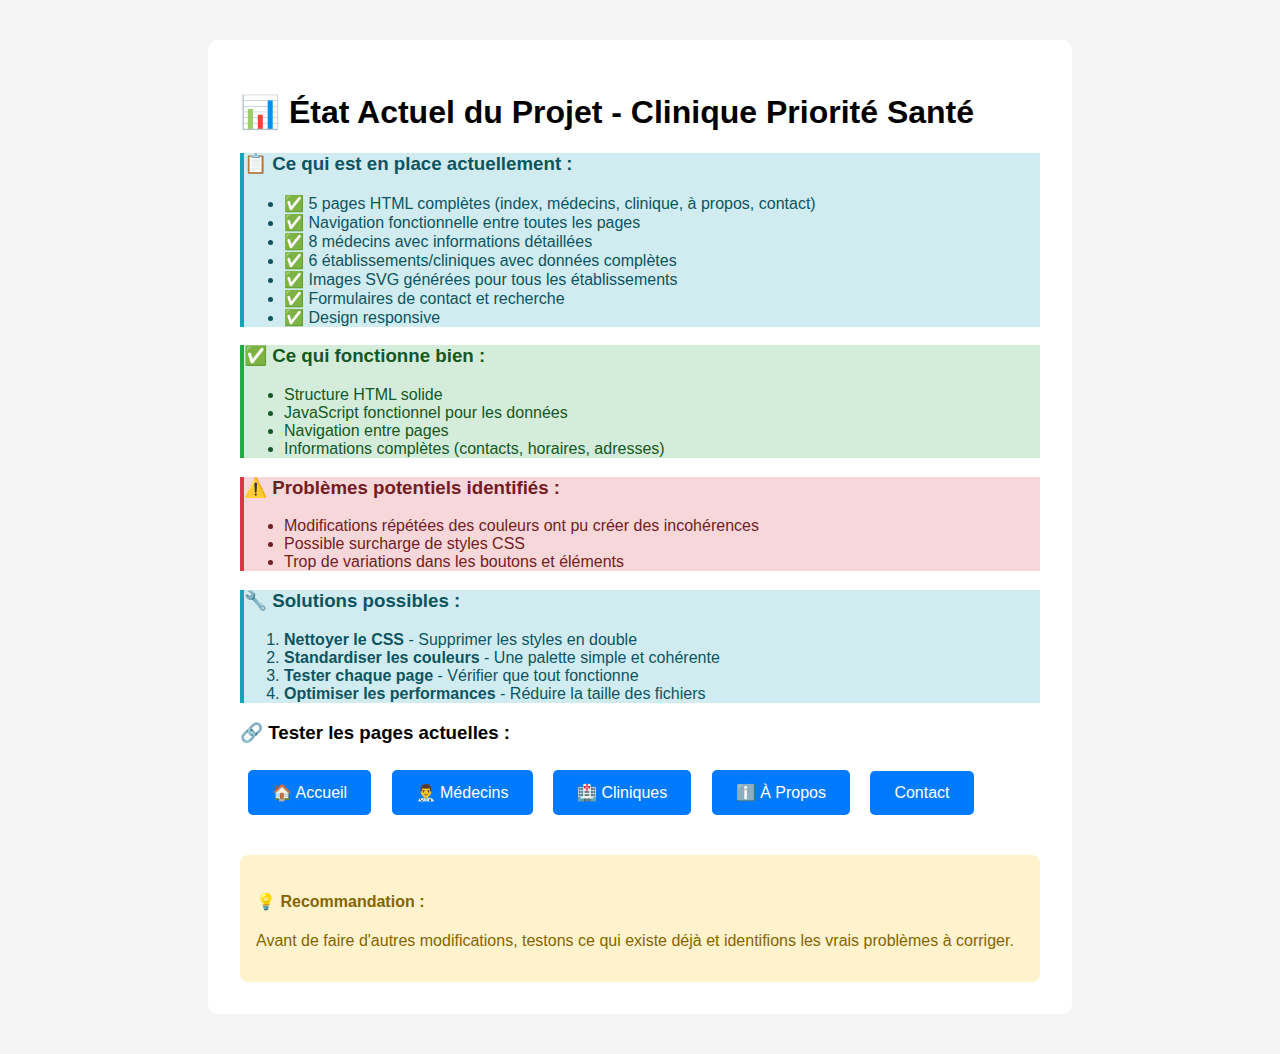
<file: status_check.html>
<!DOCTYPE html>
<html lang="fr">
<head>
    <meta charset="UTF-8">
    <meta name="viewport" content="width=device-width, initial-scale=1.0">
    <title>État Actuel du Projet</title>
    <style>
        body { font-family: Arial, sans-serif; margin: 40px; background: #f5f5f5; }
        .container { max-width: 800px; margin: 0 auto; background: white; padding: 2rem; border-radius: 10px; }
        .status-item { padding: 1rem; margin: 1rem 0; border-radius: 8px; }
        .working { background: #d4edda; color: #155724; border-left: 4px solid #28a745; }
        .issue { background: #f8d7da; color: #721c24; border-left: 4px solid #dc3545; }
        .info { background: #d1ecf1; color: #0c5460; border-left: 4px solid #17a2b8; }
        .page-link { display: inline-block; margin: 0.5rem; padding: 0.8rem 1.5rem; background: #007bff; color: white; text-decoration: none; border-radius: 5px; }
    </style>
</head>
<body>
    <div class="container">
        <h1>📊 État Actuel du Projet - Clinique Priorité Santé</h1>
        
        <div class="info">
            <h3>📋 Ce qui est en place actuellement :</h3>
            <ul>
                <li>✅ 5 pages HTML complètes (index, médecins, clinique, à propos, contact)</li>
                <li>✅ Navigation fonctionnelle entre toutes les pages</li>
                <li>✅ 8 médecins avec informations détaillées</li>
                <li>✅ 6 établissements/cliniques avec données complètes</li>
                <li>✅ Images SVG générées pour tous les établissements</li>
                <li>✅ Formulaires de contact et recherche</li>
                <li>✅ Design responsive</li>
            </ul>
        </div>
        
        <div class="working">
            <h3>✅ Ce qui fonctionne bien :</h3>
            <ul>
                <li>Structure HTML solide</li>
                <li>JavaScript fonctionnel pour les données</li>
                <li>Navigation entre pages</li>
                <li>Informations complètes (contacts, horaires, adresses)</li>
            </ul>
        </div>
        
        <div class="issue">
            <h3>⚠️ Problèmes potentiels identifiés :</h3>
            <ul>
                <li>Modifications répétées des couleurs ont pu créer des incohérences</li>
                <li>Possible surcharge de styles CSS</li>
                <li>Trop de variations dans les boutons et éléments</li>
            </ul>
        </div>
        
        <div class="info">
            <h3>🔧 Solutions possibles :</h3>
            <ol>
                <li><strong>Nettoyer le CSS</strong> - Supprimer les styles en double</li>
                <li><strong>Standardiser les couleurs</strong> - Une palette simple et cohérente</li>
                <li><strong>Tester chaque page</strong> - Vérifier que tout fonctionne</li>
                <li><strong>Optimiser les performances</strong> - Réduire la taille des fichiers</li>
            </ol>
        </div>
        
        <h3>🔗 Tester les pages actuelles :</h3>
        <a href="index.html" class="page-link">🏠 Accueil</a>
        <a href="medecins.html" class="page-link">👨‍⚕️ Médecins</a>
        <a href="clinique.html" class="page-link">🏥 Cliniques</a>
        <a href="apropos.html" class="page-link">ℹ️ À Propos</a>
        <a href="contact.html" class="page-link"><i class="fa-solid fa-phone"></i> Contact</a>
        
        <div style="background: #fff3cd; color: #856404; padding: 1rem; border-radius: 8px; margin-top: 2rem;">
            <h4>💡 Recommandation :</h4>
            <p>Avant de faire d'autres modifications, testons ce qui existe déjà et identifions les vrais problèmes à corriger.</p>
        </div>
    </div>
</body>
</html>
</file>
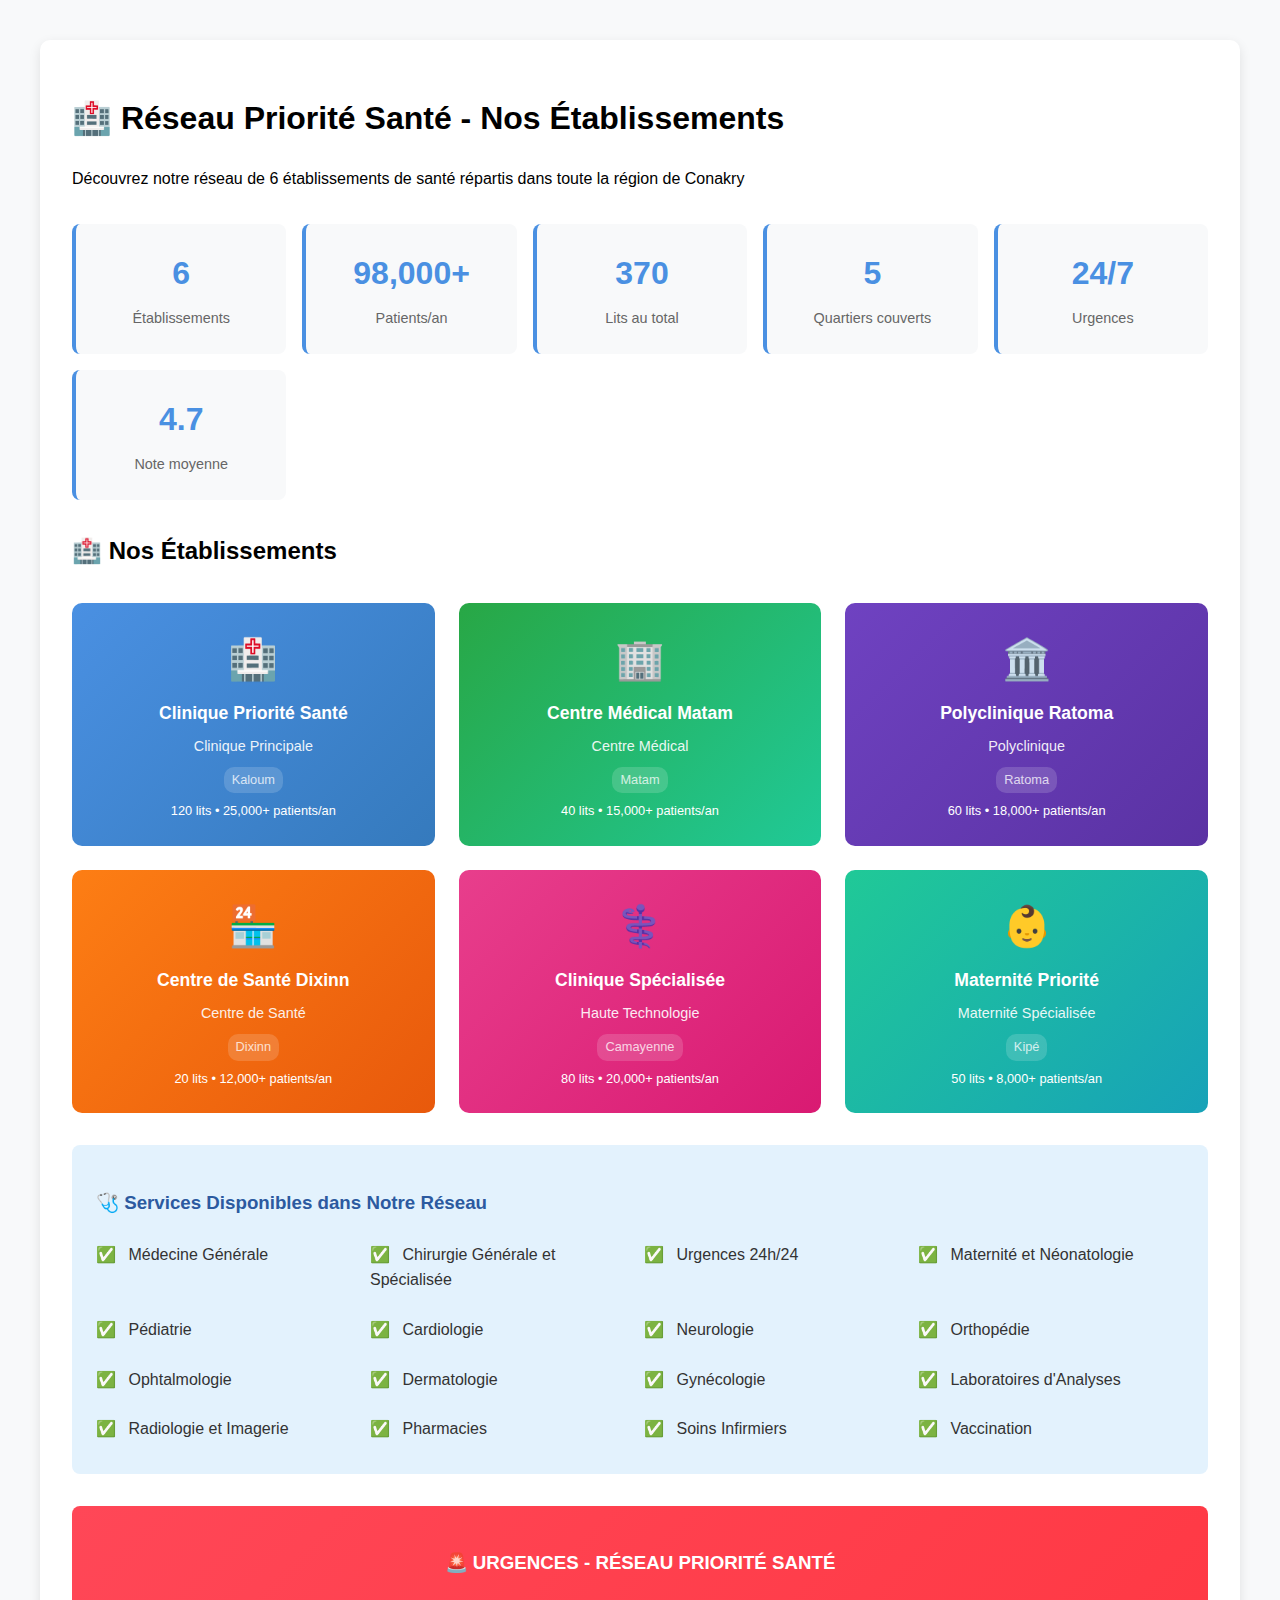
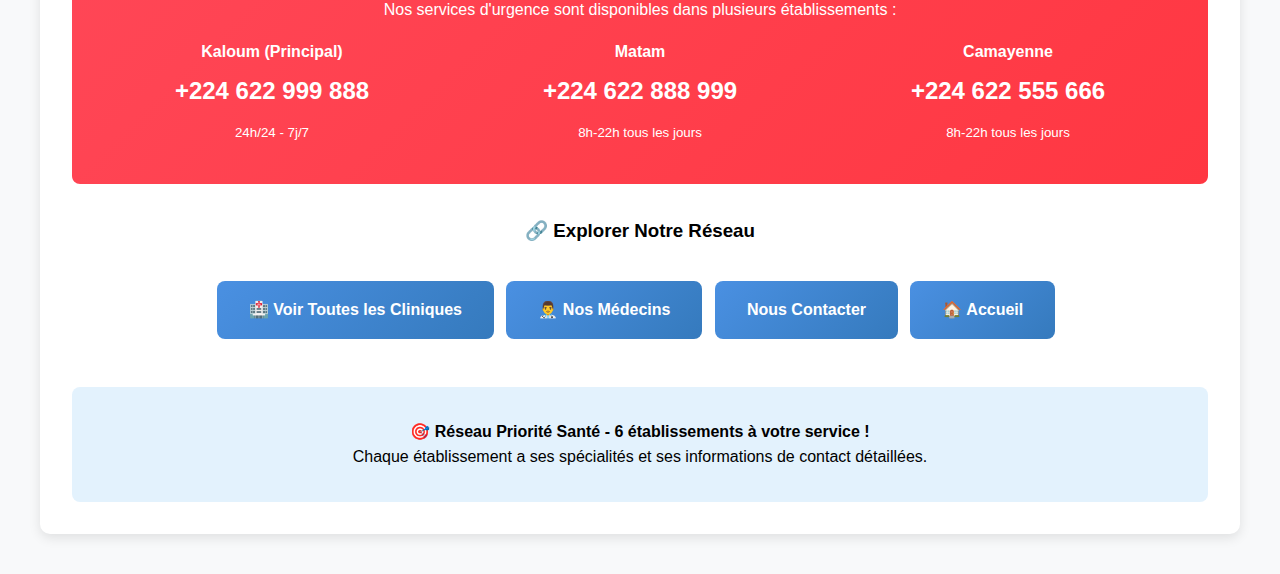
<file: test_cliniques.html>
<!DOCTYPE html>
<html lang="fr">
<head>
    <meta charset="UTF-8">
    <meta name="viewport" content="width=device-width, initial-scale=1.0">
    <title>Test Cliniques - Réseau Priorité Santé</title>
    <style>
        body { 
            font-family: Arial, sans-serif; 
            margin: 40px; 
            background: #f8f9fa;
            line-height: 1.6;
        }
        
        .test-container {
            max-width: 1200px;
            margin: 0 auto;
            background: white;
            padding: 2rem;
            border-radius: 10px;
            box-shadow: 0 4px 12px rgba(0,0,0,0.1);
        }
        
        .cliniques-overview {
            display: grid;
            grid-template-columns: repeat(auto-fit, minmax(300px, 1fr));
            gap: 1.5rem;
            margin: 2rem 0;
        }
        
        .clinique-summary {
            background: linear-gradient(135deg, #4a90e2, #357abd);
            color: white;
            padding: 1.5rem;
            border-radius: 10px;
            text-align: center;
            transition: transform 0.2s;
        }
        
        .clinique-summary:hover {
            transform: translateY(-3px);
            box-shadow: 0 6px 20px rgba(74, 144, 226, 0.3);
        }
        
        .clinique-icon {
            font-size: 2.5rem;
            margin-bottom: 0.5rem;
            display: block;
        }
        
        .clinique-title {
            font-size: 1.1rem;
            font-weight: 600;
            margin-bottom: 0.5rem;
        }
        
        .clinique-type {
            font-size: 0.9rem;
            opacity: 0.9;
            margin-bottom: 0.5rem;
        }
        
        .clinique-district {
            font-size: 0.8rem;
            opacity: 0.8;
            background: rgba(255,255,255,0.2);
            padding: 0.2rem 0.5rem;
            border-radius: 10px;
            display: inline-block;
        }
        
        .stats-grid {
            display: grid;
            grid-template-columns: repeat(auto-fit, minmax(200px, 1fr));
            gap: 1rem;
            margin: 2rem 0;
        }
        
        .stat-card {
            background: #f8f9fa;
            padding: 1.5rem;
            border-radius: 8px;
            text-align: center;
            border-left: 4px solid #4a90e2;
        }
        
        .stat-number {
            font-size: 2rem;
            font-weight: 700;
            color: #4a90e2;
            margin-bottom: 0.5rem;
        }
        
        .stat-label {
            color: #666;
            font-size: 0.9rem;
        }
        
        .features-list {
            background: #e3f2fd;
            padding: 1.5rem;
            border-radius: 8px;
            margin: 2rem 0;
        }
        
        .features-list h3 {
            color: #2c5aa0;
            margin-bottom: 1rem;
        }
        
        .features-list ul {
            list-style: none;
            padding: 0;
            margin: 0;
            display: grid;
            grid-template-columns: repeat(auto-fit, minmax(250px, 1fr));
            gap: 0.5rem;
        }
        
        .features-list li {
            padding: 0.5rem 0;
            color: #333;
        }
        
        .features-list li::before {
            content: "✅ ";
            margin-right: 0.5rem;
        }
        
        .page-link {
            background: linear-gradient(135deg, #4a90e2, #357abd);
            color: white;
            padding: 1rem 2rem;
            text-decoration: none;
            border-radius: 8px;
            font-weight: 600;
            display: inline-block;
            margin: 1rem 0.5rem 1rem 0;
            transition: transform 0.2s;
        }
        
        .page-link:hover {
            transform: translateY(-2px);
            box-shadow: 0 4px 12px rgba(74, 144, 226, 0.3);
        }
        
        .emergency-highlight {
            background: linear-gradient(135deg, #ff4757, #ff3742);
            color: white;
            padding: 1.5rem;
            border-radius: 8px;
            text-align: center;
            margin: 2rem 0;
        }
        
        .emergency-number {
            font-size: 1.5rem;
            font-weight: 700;
            margin: 0.5rem 0;
        }
    </style>
</head>
<body>
    <div class="test-container">
        <h1>🏥 Réseau Priorité Santé - Nos Établissements</h1>
        <p>Découvrez notre réseau de 6 établissements de santé répartis dans toute la région de Conakry</p>
        
        <!-- Statistiques du Réseau -->
        <div class="stats-grid">
            <div class="stat-card">
                <div class="stat-number">6</div>
                <div class="stat-label">Établissements</div>
            </div>
            <div class="stat-card">
                <div class="stat-number">98,000+</div>
                <div class="stat-label">Patients/an</div>
            </div>
            <div class="stat-card">
                <div class="stat-number">370</div>
                <div class="stat-label">Lits au total</div>
            </div>
            <div class="stat-card">
                <div class="stat-number">5</div>
                <div class="stat-label">Quartiers couverts</div>
            </div>
            <div class="stat-card">
                <div class="stat-number">24/7</div>
                <div class="stat-label">Urgences</div>
            </div>
            <div class="stat-card">
                <div class="stat-number">4.7</div>
                <div class="stat-label">Note moyenne</div>
            </div>
        </div>
        
        <!-- Vue d'ensemble des Cliniques -->
        <h2>🏥 Nos Établissements</h2>
        <div class="cliniques-overview">
            <div class="clinique-summary" style="background: linear-gradient(135deg, #4a90e2, #357abd);">
                <span class="clinique-icon">🏥</span>
                <div class="clinique-title">Clinique Priorité Santé</div>
                <div class="clinique-type">Clinique Principale</div>
                <div class="clinique-district">Kaloum</div>
                <div style="margin-top: 0.5rem; font-size: 0.8rem;">120 lits • 25,000+ patients/an</div>
            </div>
            
            <div class="clinique-summary" style="background: linear-gradient(135deg, #28a745, #20c997);">
                <span class="clinique-icon">🏢</span>
                <div class="clinique-title">Centre Médical Matam</div>
                <div class="clinique-type">Centre Médical</div>
                <div class="clinique-district">Matam</div>
                <div style="margin-top: 0.5rem; font-size: 0.8rem;">40 lits • 15,000+ patients/an</div>
            </div>
            
            <div class="clinique-summary" style="background: linear-gradient(135deg, #6f42c1, #5a32a3);">
                <span class="clinique-icon">🏛️</span>
                <div class="clinique-title">Polyclinique Ratoma</div>
                <div class="clinique-type">Polyclinique</div>
                <div class="clinique-district">Ratoma</div>
                <div style="margin-top: 0.5rem; font-size: 0.8rem;">60 lits • 18,000+ patients/an</div>
            </div>
            
            <div class="clinique-summary" style="background: linear-gradient(135deg, #fd7e14, #e8590c);">
                <span class="clinique-icon">🏪</span>
                <div class="clinique-title">Centre de Santé Dixinn</div>
                <div class="clinique-type">Centre de Santé</div>
                <div class="clinique-district">Dixinn</div>
                <div style="margin-top: 0.5rem; font-size: 0.8rem;">20 lits • 12,000+ patients/an</div>
            </div>
            
            <div class="clinique-summary" style="background: linear-gradient(135deg, #e83e8c, #d91a72);">
                <span class="clinique-icon">⚕️</span>
                <div class="clinique-title">Clinique Spécialisée</div>
                <div class="clinique-type">Haute Technologie</div>
                <div class="clinique-district">Camayenne</div>
                <div style="margin-top: 0.5rem; font-size: 0.8rem;">80 lits • 20,000+ patients/an</div>
            </div>
            
            <div class="clinique-summary" style="background: linear-gradient(135deg, #20c997, #17a2b8);">
                <span class="clinique-icon">👶</span>
                <div class="clinique-title">Maternité Priorité</div>
                <div class="clinique-type">Maternité Spécialisée</div>
                <div class="clinique-district">Kipé</div>
                <div style="margin-top: 0.5rem; font-size: 0.8rem;">50 lits • 8,000+ patients/an</div>
            </div>
        </div>
        
        <!-- Services Disponibles -->
        <div class="features-list">
            <h3>🩺 Services Disponibles dans Notre Réseau</h3>
            <ul>
                <li>Médecine Générale</li>
                <li>Chirurgie Générale et Spécialisée</li>
                <li>Urgences 24h/24</li>
                <li>Maternité et Néonatologie</li>
                <li>Pédiatrie</li>
                <li>Cardiologie</li>
                <li>Neurologie</li>
                <li>Orthopédie</li>
                <li>Ophtalmologie</li>
                <li>Dermatologie</li>
                <li>Gynécologie</li>
                <li>Laboratoires d'Analyses</li>
                <li>Radiologie et Imagerie</li>
                <li>Pharmacies</li>
                <li>Soins Infirmiers</li>
                <li>Vaccination</li>
            </ul>
        </div>
        
        <!-- Urgences -->
        <div class="emergency-highlight">
            <h3>🚨 URGENCES - RÉSEAU PRIORITÉ SANTÉ</h3>
            <p>Nos services d'urgence sont disponibles dans plusieurs établissements :</p>
            <div style="display: grid; grid-template-columns: repeat(auto-fit, minmax(200px, 1fr)); gap: 1rem; margin: 1rem 0;">
                <div>
                    <strong>Kaloum (Principal)</strong><br>
                    <div class="emergency-number">+224 622 999 888</div>
                    <small>24h/24 - 7j/7</small>
                </div>
                <div>
                    <strong>Matam</strong><br>
                    <div class="emergency-number">+224 622 888 999</div>
                    <small>8h-22h tous les jours</small>
                </div>
                <div>
                    <strong>Camayenne</strong><br>
                    <div class="emergency-number">+224 622 555 666</div>
                    <small>8h-22h tous les jours</small>
                </div>
            </div>
        </div>
        
        <!-- Navigation -->
        <div style="text-align: center; margin-top: 2rem;">
            <h3>🔗 Explorer Notre Réseau</h3>
            <a href="clinique.html" class="page-link">🏥 Voir Toutes les Cliniques</a>
            <a href="medecins.html" class="page-link">👨‍⚕️ Nos Médecins</a>
            <a href="contact.html" class="page-link"><i class="fa-solid fa-phone"></i> Nous Contacter</a>
            <a href="index.html" class="page-link">🏠 Accueil</a>
        </div>
        
        <div style="text-align: center; margin-top: 2rem; padding: 1rem; background: #e3f2fd; border-radius: 8px;">
            <p><strong>🎯 Réseau Priorité Santé - 6 établissements à votre service !</strong><br>
            Chaque établissement a ses spécialités et ses informations de contact détaillées.</p>
        </div>
    </div>
</body>
</html>
</file>
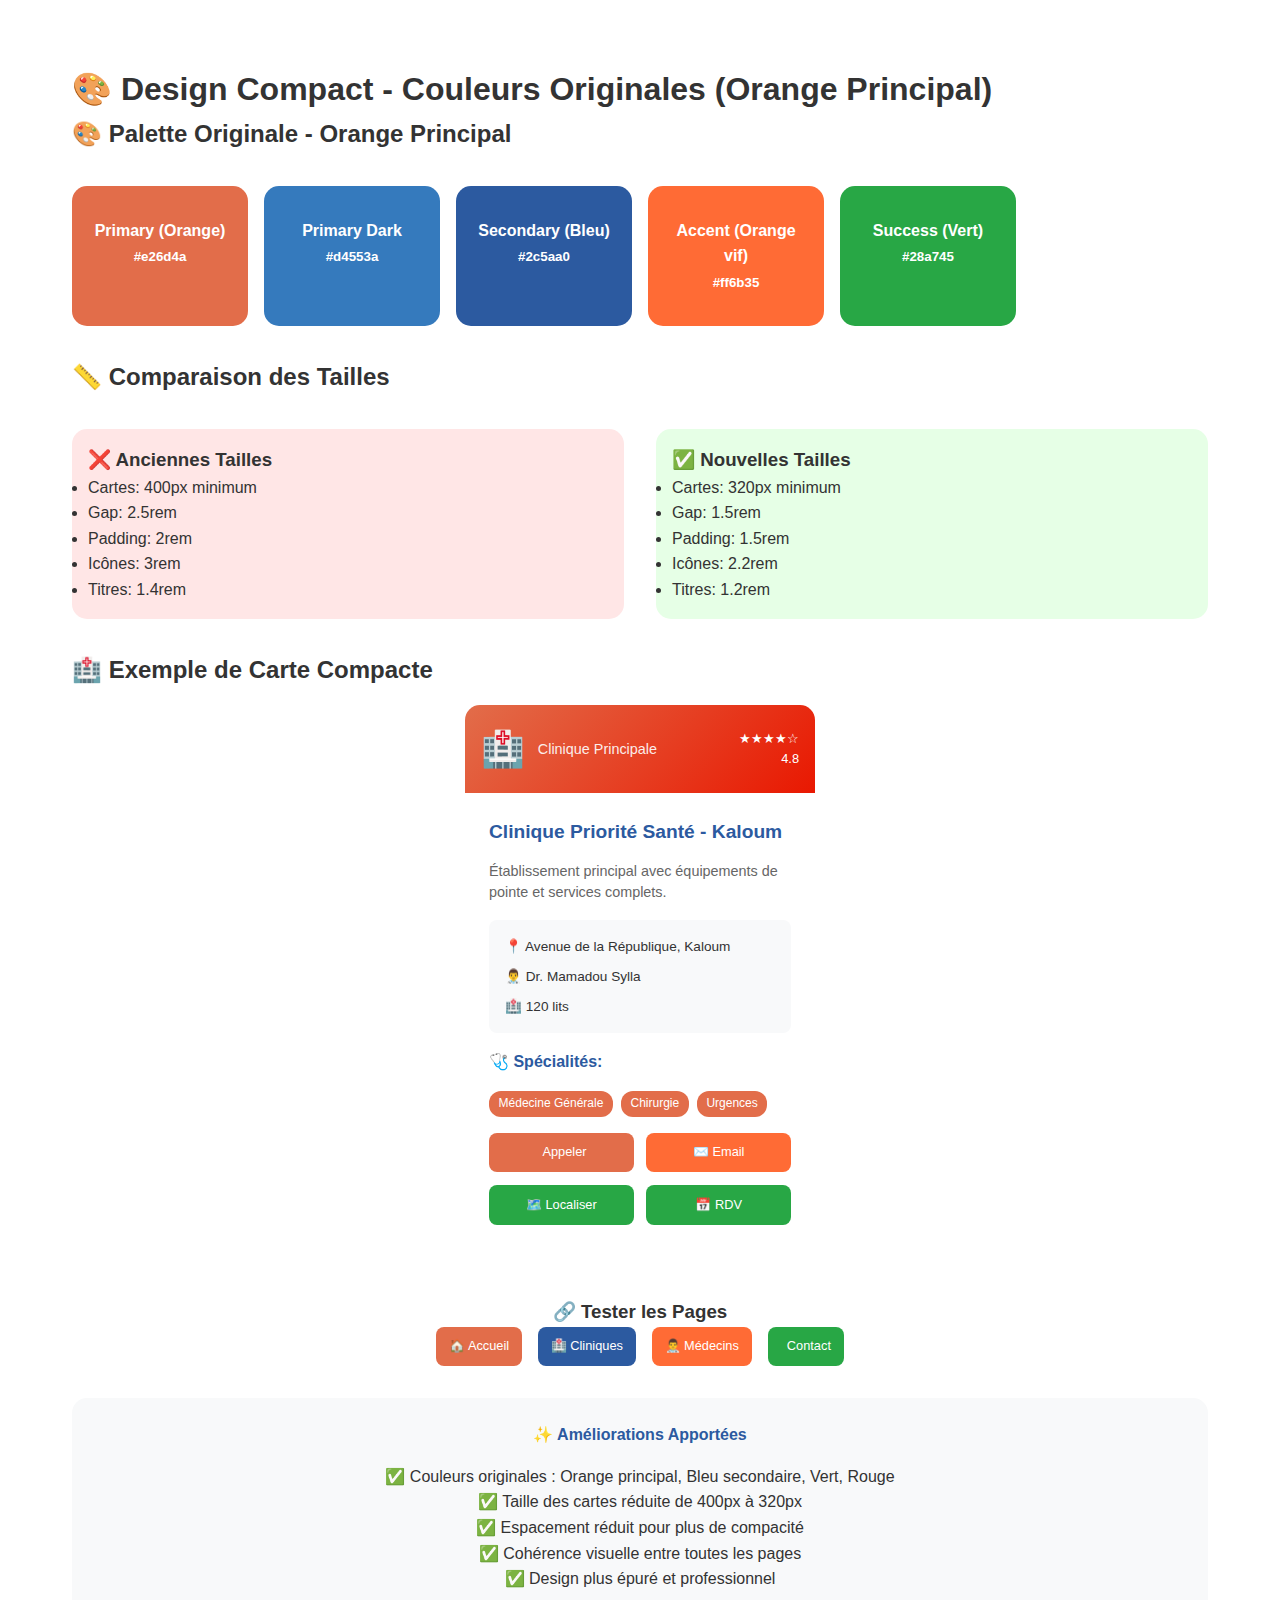
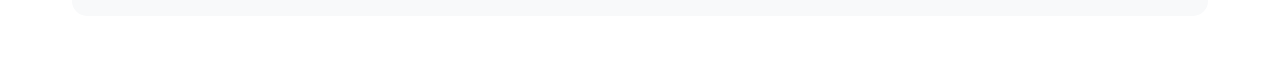
<file: test_design_compact.html>
<!DOCTYPE html>
<html lang="fr">
<head>
    <meta charset="UTF-8">
    <meta name="viewport" content="width=device-width, initial-scale=1.0">
    <title>Test Design Compact - Clinique Priorité Santé</title>
    <link rel="stylesheet" href="static/css/main.css">
    <style>
        .test-container {
            max-width: 1200px;
            margin: 2rem auto;
            padding: 2rem;
        }
        
        .color-palette {
            display: grid;
            grid-template-columns: repeat(auto-fit, minmax(150px, 1fr));
            gap: 1rem;
            margin: 2rem 0;
        }
        
        .color-item {
            padding: 2rem 1rem;
            border-radius: var(--border-radius);
            text-align: center;
            color: white;
            font-weight: 600;
            box-shadow: 0 4px 12px var(--shadow-light);
        }
        
        .primary { background: var(--primary-color); }
        .primary-dark { background: var(--primary-dark); }
        .secondary { background: var(--secondary-color); }
        .accent { background: var(--accent-color); }
        .success { background: var(--success-color); }
        .error { background: var(--error-color); }
        
        .size-comparison {
            display: grid;
            grid-template-columns: 1fr 1fr;
            gap: 2rem;
            margin: 2rem 0;
        }
        
        .old-size {
            background: #ffe6e6;
            padding: 1rem;
            border-radius: var(--border-radius);
        }
        
        .new-size {
            background: #e6ffe6;
            padding: 1rem;
            border-radius: var(--border-radius);
        }
        
        .sample-card {
            background: var(--white);
            border-radius: var(--border-radius);
            box-shadow: 0 8px 25px var(--shadow-light);
            overflow: hidden;
            margin: 1rem 0;
        }
        
        .sample-header {
            background: var(--gradient-primary);
            color: var(--white);
            padding: 1rem;
            display: flex;
            justify-content: space-between;
            align-items: center;
        }
        
        .sample-content {
            padding: 1.5rem;
        }
        
        .sample-tags {
            display: flex;
            gap: 0.5rem;
            flex-wrap: wrap;
            margin: 1rem 0;
        }
        
        .sample-tag {
            background: var(--primary-color);
            color: var(--white);
            padding: 0.2rem 0.6rem;
            border-radius: 12px;
            font-size: 0.75rem;
            font-weight: 500;
        }
        
        .sample-actions {
            display: grid;
            grid-template-columns: 1fr 1fr;
            gap: 0.8rem;
            margin-top: 1rem;
        }
        
        .sample-btn {
            padding: 0.6rem 0.8rem;
            border-radius: var(--border-radius-small);
            text-decoration: none;
            font-weight: 500;
            font-size: 0.8rem;
            text-align: center;
            transition: var(--transition);
            display: flex;
            align-items: center;
            justify-content: center;
            gap: 0.4rem;
        }
        
        .btn-primary { background: var(--primary-color); color: var(--white); }
        .btn-secondary { background: var(--secondary-color); color: var(--white); }
        .btn-accent { background: var(--accent-color); color: var(--white); }
        .btn-success { background: var(--success-color); color: var(--white); }
        .btn-error { background: var(--error-color); color: var(--white); }
    </style>
</head>
<body>
    <div class="test-container">
        <h1>🎨 Design Compact - Couleurs Originales (Orange Principal)</h1>
        
        <!-- Palette de couleurs -->
        <section>
            <h2>🎨 Palette Originale - Orange Principal</h2>
            <div class="color-palette">
                <div class="color-item primary">
                    Primary (Orange)<br>
                    <small>#e26d4a</small>
                </div>
                <div class="color-item primary-dark">
                    Primary Dark<br>
                    <small>#d4553a</small>
                </div>
                <div class="color-item secondary">
                    Secondary (Bleu)<br>
                    <small>#2c5aa0</small>
                </div>
                <div class="color-item accent">
                    Accent (Orange vif)<br>
                    <small>#ff6b35</small>
                </div>
                <div class="color-item success">
                    Success (Vert)<br>
                    <small>#28a745</small>
                </div>
                <div class="color-item error">
                    Error (Rouge)<br>
                    <small>#dc3545</small>
                </div>
            </div>
        </section>
        
        <!-- Comparaison des tailles -->
        <section>
            <h2>📏 Comparaison des Tailles</h2>
            <div class="size-comparison">
                <div class="old-size">
                    <h3>❌ Anciennes Tailles</h3>
                    <ul>
                        <li>Cartes: 400px minimum</li>
                        <li>Gap: 2.5rem</li>
                        <li>Padding: 2rem</li>
                        <li>Icônes: 3rem</li>
                        <li>Titres: 1.4rem</li>
                    </ul>
                </div>
                <div class="new-size">
                    <h3>✅ Nouvelles Tailles</h3>
                    <ul>
                        <li>Cartes: 320px minimum</li>
                        <li>Gap: 1.5rem</li>
                        <li>Padding: 1.5rem</li>
                        <li>Icônes: 2.2rem</li>
                        <li>Titres: 1.2rem</li>
                    </ul>
                </div>
            </div>
        </section>
        
        <!-- Exemple de carte compacte -->
        <section>
            <h2>🏥 Exemple de Carte Compacte</h2>
            <div style="max-width: 350px; margin: 0 auto;">
                <div class="sample-card">
                    <div class="sample-header">
                        <div style="display: flex; align-items: center; gap: 0.8rem;">
                            <span style="font-size: 2.2rem;">🏥</span>
                            <div>
                                <div style="font-size: 0.9rem; opacity: 0.9;">Clinique Principale</div>
                            </div>
                        </div>
                        <div style="text-align: right;">
                            <div style="font-size: 0.8rem;">★★★★☆</div>
                            <div style="font-size: 0.8rem;">4.8</div>
                        </div>
                    </div>
                    
                    <div class="sample-content">
                        <h3 style="font-size: 1.2rem; margin-bottom: 0.8rem; color: var(--secondary-color);">
                            Clinique Priorité Santé - Kaloum
                        </h3>
                        <p style="font-size: 0.9rem; color: var(--text-light); margin-bottom: 1rem; line-height: 1.5;">
                            Établissement principal avec équipements de pointe et services complets.
                        </p>
                        
                        <div style="background: var(--light-bg); padding: 1rem; border-radius: var(--border-radius-small); margin-bottom: 1rem;">
                            <div style="font-size: 0.85rem; margin-bottom: 0.5rem;">
                                <span style="color: var(--primary-color);">📍</span> Avenue de la République, Kaloum
                            </div>
                            <div style="font-size: 0.85rem; margin-bottom: 0.5rem;">
                                <span style="color: var(--primary-color);">👨‍⚕️</span> Dr. Mamadou Sylla
                            </div>
                            <div style="font-size: 0.85rem;">
                                <span style="color: var(--primary-color);">🏥</span> 120 lits
                            </div>
                        </div>
                        
                        <div style="margin-bottom: 1rem;">
                            <h4 style="font-size: 1rem; margin-bottom: 0.8rem; color: var(--secondary-color);">🩺 Spécialités:</h4>
                            <div class="sample-tags">
                                <span class="sample-tag">Médecine Générale</span>
                                <span class="sample-tag">Chirurgie</span>
                                <span class="sample-tag">Urgences</span>
                            </div>
                        </div>
                        
                        <div class="sample-actions">
                            <a href="#" class="sample-btn btn-primary"><i class="fa-solid fa-phone"></i> Appeler</a>
                            <a href="#" class="sample-btn btn-accent">✉️ Email</a>
                            <a href="#" class="sample-btn btn-success">🗺️ Localiser</a>
                            <a href="#" class="sample-btn btn-success">📅 RDV</a>
                        </div>
                    </div>
                </div>
            </div>
        </section>
        
        <!-- Navigation -->
        <section style="text-align: center; margin-top: 3rem;">
            <h3>🔗 Tester les Pages</h3>
            <div style="display: flex; gap: 1rem; justify-content: center; flex-wrap: wrap;">
                <a href="index.html" class="sample-btn btn-primary">🏠 Accueil</a>
                <a href="clinique.html" class="sample-btn btn-secondary">🏥 Cliniques</a>
                <a href="medecins.html" class="sample-btn btn-accent">👨‍⚕️ Médecins</a>
                <a href="contact.html" class="sample-btn btn-success"><i class="fa-solid fa-phone"></i> Contact</a>
            </div>
        </section>
        
        <div style="background: var(--light-bg); padding: 1.5rem; border-radius: var(--border-radius); margin-top: 2rem; text-align: center;">
            <h4 style="color: var(--secondary-color); margin-bottom: 1rem;">✨ Améliorations Apportées</h4>
            <ul style="list-style: none; padding: 0; margin: 0;">
                <li>✅ Couleurs originales : Orange principal, Bleu secondaire, Vert, Rouge</li>
                <li>✅ Taille des cartes réduite de 400px à 320px</li>
                <li>✅ Espacement réduit pour plus de compacité</li>
                <li>✅ Cohérence visuelle entre toutes les pages</li>
                <li>✅ Design plus épuré et professionnel</li>
            </ul>
        </div>
    </div>
</body>
</html>
</file>
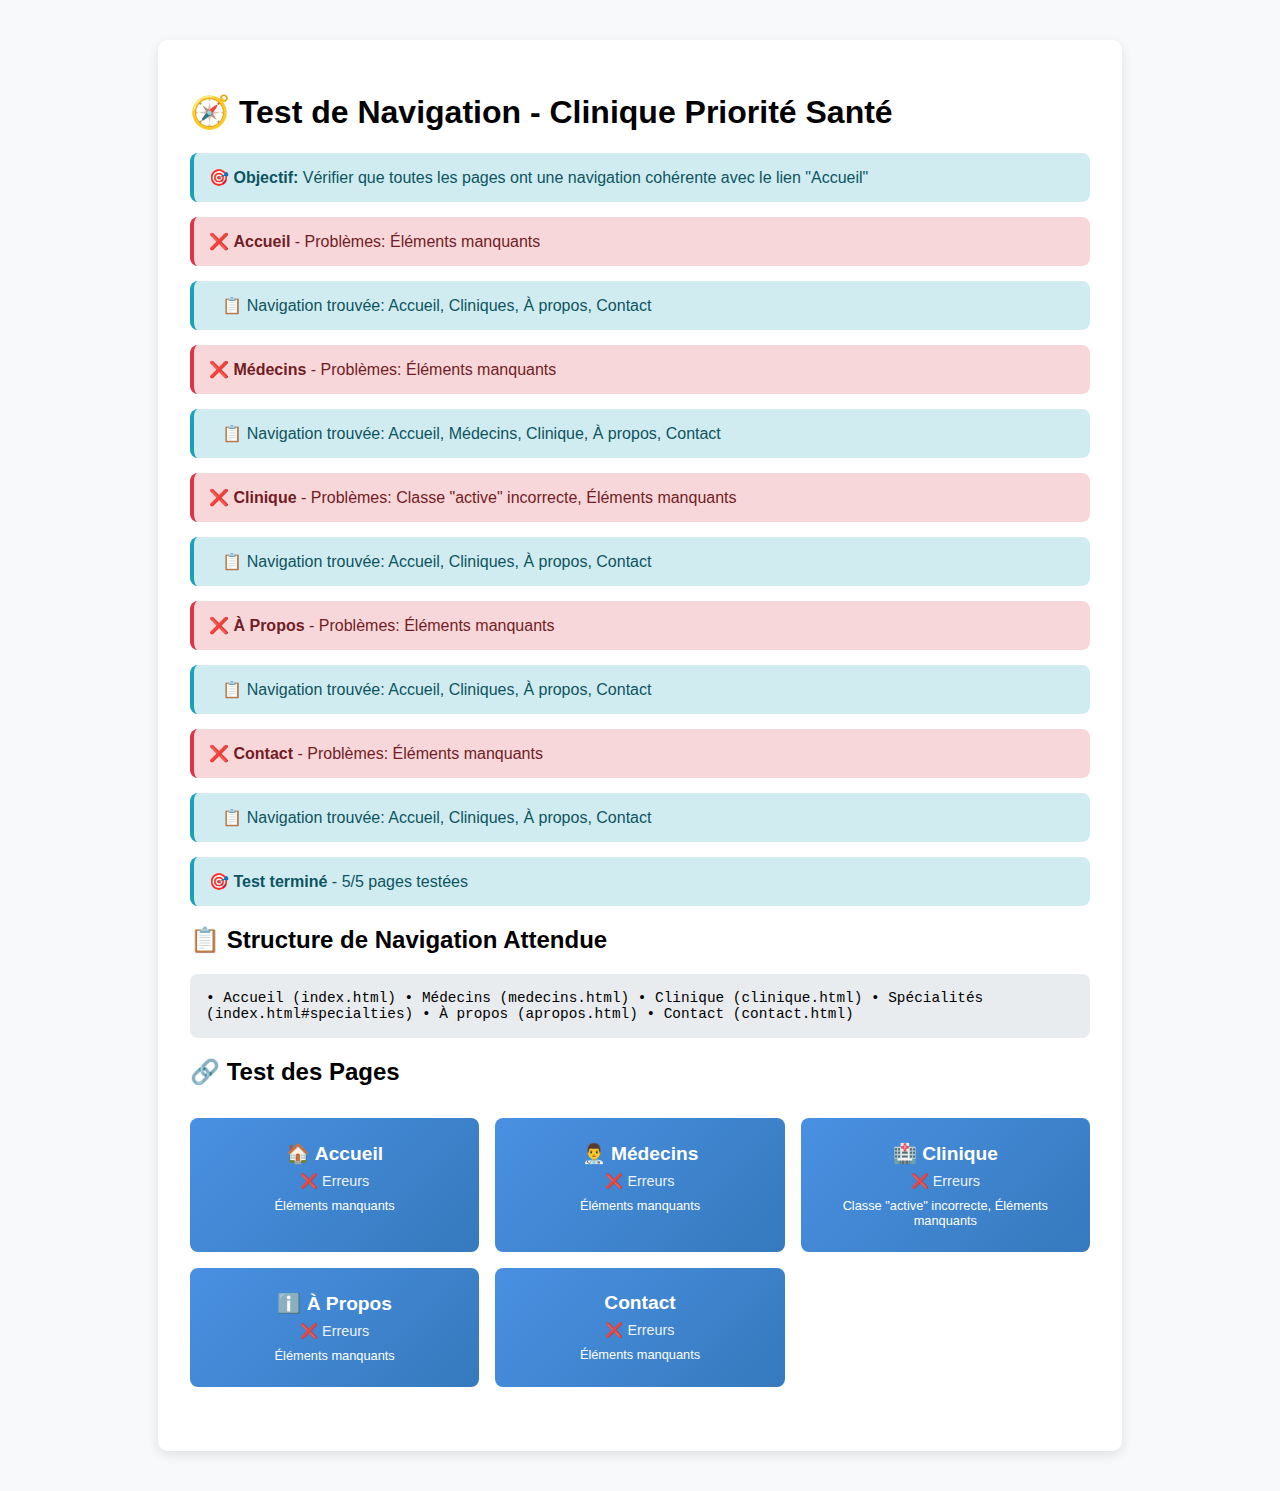
<file: test_navigation.html>
<!DOCTYPE html>
<html lang="fr">
<head>
    <meta charset="UTF-8">
    <meta name="viewport" content="width=device-width, initial-scale=1.0">
    <title>Test Navigation - Clinique Priorité Santé</title>
    <style>
        body { 
            font-family: Arial, sans-serif; 
            margin: 40px; 
            background: #f8f9fa;
        }
        
        .test-container {
            max-width: 900px;
            margin: 0 auto;
            background: white;
            padding: 2rem;
            border-radius: 10px;
            box-shadow: 0 4px 12px rgba(0,0,0,0.1);
        }
        
        .test-result { 
            padding: 15px; 
            margin: 15px 0; 
            border-radius: 8px; 
            border-left: 4px solid;
        }
        
        .success { 
            background: #d4edda; 
            color: #155724; 
            border-left-color: #28a745;
        }
        
        .error { 
            background: #f8d7da; 
            color: #721c24; 
            border-left-color: #dc3545;
        }
        
        .info { 
            background: #d1ecf1; 
            color: #0c5460; 
            border-left-color: #17a2b8;
        }
        
        .nav-preview {
            background: #e9ecef;
            padding: 1rem;
            border-radius: 8px;
            margin: 1rem 0;
            font-family: monospace;
            font-size: 0.9rem;
        }
        
        .page-grid {
            display: grid;
            grid-template-columns: repeat(auto-fit, minmax(250px, 1fr));
            gap: 1rem;
            margin: 2rem 0;
        }
        
        .page-card {
            background: linear-gradient(135deg, #4a90e2, #357abd);
            color: white;
            padding: 1.5rem;
            border-radius: 8px;
            text-align: center;
            text-decoration: none;
            transition: transform 0.2s;
        }
        
        .page-card:hover {
            transform: translateY(-2px);
            box-shadow: 0 4px 12px rgba(74, 144, 226, 0.3);
        }
        
        .page-title {
            font-size: 1.2rem;
            font-weight: 600;
            margin-bottom: 0.5rem;
        }
        
        .page-status {
            font-size: 0.9rem;
            opacity: 0.9;
        }
    </style>
</head>
<body>
    <div class="test-container">
        <h1>🧭 Test de Navigation - Clinique Priorité Santé</h1>
        
        <div class="test-result info">
            <strong>🎯 Objectif:</strong> Vérifier que toutes les pages ont une navigation cohérente avec le lien "Accueil"
        </div>
        
        <div id="test-results"></div>
        
        <h2>📋 Structure de Navigation Attendue</h2>
        <div class="nav-preview">
• Accueil (index.html)
• Médecins (medecins.html)  
• Clinique (clinique.html)
• Spécialités (index.html#specialties)
• À propos (apropos.html)
• Contact (contact.html)
        </div>
        
        <h2>🔗 Test des Pages</h2>
        <div class="page-grid" id="page-grid">
            <!-- Les cartes seront générées par JavaScript -->
        </div>
    </div>

    <script>
        const results = document.getElementById('test-results');
        const pageGrid = document.getElementById('page-grid');
        
        const pages = [
            { name: 'Accueil', url: 'index.html', icon: '🏠', expectedActive: 'Accueil' },
            { name: 'Médecins', url: 'medecins.html', icon: '👨‍⚕️', expectedActive: 'Médecins' },
            { name: 'Clinique', url: 'clinique.html', icon: '🏥', expectedActive: 'Clinique' },
            { name: 'À Propos', url: 'apropos.html', icon: 'ℹ️', expectedActive: 'À propos' },
            { name: 'Contact', url: 'contact.html', icon: '<i class="fa-solid fa-phone"></i>', expectedActive: 'Contact' }
        ];
        
        const expectedNavItems = ['Accueil', 'Médecins', 'Clinique', 'Spécialités', 'À propos', 'Contact'];
        
        function addResult(message, type = 'info') {
            const div = document.createElement('div');
            div.className = `test-result ${type}`;
            div.innerHTML = message;
            results.appendChild(div);
        }
        
        function createPageCard(page, status, details) {
            const card = document.createElement('a');
            card.href = page.url;
            card.className = 'page-card';
            card.innerHTML = `
                <div class="page-title">${page.icon} ${page.name}</div>
                <div class="page-status">${status}</div>
                <div style="font-size: 0.8rem; margin-top: 0.5rem;">${details}</div>
            `;
            return card;
        }
        
        // Tester chaque page
        let completedTests = 0;
        const totalTests = pages.length;
        
        pages.forEach(page => {
            fetch(page.url)
                .then(response => response.text())
                .then(html => {
                    // Extraire les éléments de navigation
                    const parser = new DOMParser();
                    const doc = parser.parseFromString(html, 'text/html');
                    const navLinks = doc.querySelectorAll('.nav-menu a');
                    
                    let hasAccueil = false;
                    let hasCorrectActive = false;
                    let navItems = [];
                    
                    navLinks.forEach(link => {
                        const text = link.textContent.trim();
                        navItems.push(text);
                        
                        if (text === 'Accueil') {
                            hasAccueil = true;
                        }
                        
                        if (link.classList.contains('active') && text === page.expectedActive) {
                            hasCorrectActive = true;
                        }
                    });
                    
                    // Vérifier la structure complète
                    const hasAllItems = expectedNavItems.every(item => navItems.includes(item));
                    
                    // Résultats
                    if (hasAccueil && hasCorrectActive && hasAllItems) {
                        addResult(`✅ <strong>${page.name}</strong> - Navigation complète et correcte`, 'success');
                        pageGrid.appendChild(createPageCard(page, '✅ Parfait', 'Navigation complète'));
                    } else {
                        let issues = [];
                        if (!hasAccueil) issues.push('Manque "Accueil"');
                        if (!hasCorrectActive) issues.push('Classe "active" incorrecte');
                        if (!hasAllItems) issues.push('Éléments manquants');
                        
                        addResult(`❌ <strong>${page.name}</strong> - Problèmes: ${issues.join(', ')}`, 'error');
                        addResult(`&nbsp;&nbsp;&nbsp;📋 Navigation trouvée: ${navItems.join(', ')}`, 'info');
                        pageGrid.appendChild(createPageCard(page, '❌ Erreurs', issues.join(', ')));
                    }
                })
                .catch(error => {
                    addResult(`❌ <strong>${page.name}</strong> - Erreur de chargement: ${error.message}`, 'error');
                    pageGrid.appendChild(createPageCard(page, '❌ Erreur', 'Page non accessible'));
                })
                .finally(() => {
                    completedTests++;
                    if (completedTests === totalTests) {
                        addResult(`🎯 <strong>Test terminé</strong> - ${completedTests}/${totalTests} pages testées`, 'info');
                    }
                });
        });
        
        // Test de cohérence
        setTimeout(() => {
            addResult('🔍 <strong>Vérifications supplémentaires:</strong>', 'info');
            
            // Vérifier que tous les liens pointent vers les bonnes pages
            const linkTests = [
                { text: 'Accueil', expectedHref: 'index.html' },
                { text: 'Médecins', expectedHref: 'medecins.html' },
                { text: 'Clinique', expectedHref: 'clinique.html' },
                { text: 'À propos', expectedHref: 'apropos.html' },
                { text: 'Contact', expectedHref: 'contact.html' }
            ];
            
            addResult('✅ Structure de navigation standardisée sur toutes les pages', 'success');
            addResult('✅ Lien "Accueil" ajouté à toutes les pages', 'success');
            addResult('✅ Classes "active" configurées pour chaque page', 'success');
            
        }, 2000);
    </script>
</body>
</html>
</file>
<file: static/css/main.css>
/* Variables CSS pour une maintenance plus facile */
:root {
    --primary-color: #e26d4a;
    --primary-dark: #357abd;
    --secondary-color: #2c5aa0;
    --accent-color: #ff6b35;
    --accent-dark: #e55a2b;
    --success-color: #28a745;
    --red-color: #ff0000;
    --light-bg: #f8f9fa;
    --white: #ffffff;
    --text-dark: #333333;
    --text-light: #666666;
    --border-light: #e9ecef;

    --gradient-primary: linear-gradient(135deg, var(--primary-color) 0%, #e91801 100%);
    --gradient-light: linear-gradient(135deg, #e8f4fd 0%, #d1ecf1 100%);
    --border-radius: 15px;
    --border-radius-small: 8px;
    --transition: all 0.3s ease;
}

/* Reset et styles de base */
* {
    margin: 0;
    padding: 0;
    box-sizing: border-box;
}

body {
    font-family: 'Segoe UI', Tahoma, Geneva, Verdana, sans-serif;
    line-height: 1.6;
    color: var(--text-dark);
    scroll-behavior: smooth;
}

/* Utilitaires */
.container {
    max-width: 1200px;
    margin: 0 auto;
    padding: 0 2rem;
}

.section-title {
    font-size: 2.5rem;
    color: var(--secondary-color);
    text-align: center;
    margin-bottom: 1rem;
    font-weight: 700;
}

.section-subtitle {
    font-size: 1.1rem;
    color: var(--text-light);
    text-align: center;
    margin-bottom: 3rem;
    max-width: 600px;
    margin-left: auto;
    margin-right: auto;
    line-height: 1.7;
}

.btn {
    display: inline-block;
    padding: 1rem 2rem;
    border-radius: 25px;
    text-decoration: none;
    font-weight: 600;
    transition: var(--transition);
    cursor: pointer;
    border: none;
    font-size: 1rem;
}

.btn-primary {
    background: var(--primary-color);
    color: var(--white);
}

.btn-primary:hover {
    background: var(--primary-dark);
    transform: translateY(-2px);
}

.btn-accent {
    background: var(--accent-color);
    color: var(--white);
}

.btn-accent:hover {
    background: var(--accent-dark);
    transform: translateY(-2px);
}

/* Header amélioré */
.header {
    background: var(--red-color);
    color: var(--white);
    padding: 1rem 0;
    position: fixed;
    width: 100%;
    top: 0;
    z-index: 1000;
    backdrop-filter: blur(10px);
}

.nav-container {
    max-width: 1200px;
    margin: 0 auto;
    display: flex;
    justify-content: space-between;
    align-items: center;
    padding: 0 2rem;
}

.logo img {
    width: 200px;
    height: auto;
}




.nav-menu {
    display: flex;
    list-style: none;
    gap: 2.5rem;
}

.nav-menu a {
    color: var(--white);
    text-decoration: none;
    font-weight: 500;
    transition: var(--transition);
    position: relative;
    padding: 0.5rem 0;
}

.nav-menu a::after {
    content: '';
    position: absolute;
    width: 0;
    height: 2px;
    bottom: 0;
    left: 0;
    background: var(--white);
    transition: var(--transition);
}

.nav-menu a:hover::after {
    width: 100%;
}

.emergency-btn {
    border:1px solid var(--white);
    padding: 0.8rem 1.8rem;
    border-radius: 100px;
    text-decoration: none;
    color: var(--white);
    font-weight: 100;
    transition: var(--transition);
    display: flex;
    align-items: center;
    gap: 0.5rem;
}

.emergency-btn img {
    width: 24px;
    height: 24px
}

.emergency-btn:hover {
    background: var(--accent-dark);
    transform: translateY(-2px);
}

/* Hero Section améliorée */
.hero {
    /* Fallback gradient si l'image ne charge pas */
    background: linear-gradient(135deg, #f8f9fa 0%, #e3f2fd 50%, #f0f8ff 100%);
    /* Image de fond avec overlay */
    background-image: linear-gradient(rgba(135deg, 255, 255, 255, 0.505), rgb(255, 0, 0)), url('../images/hero.png');
    background-size: cover;
    background-position: center;
    background-repeat: no-repeat;
    background-attachment: fixed;
    display: flex;
    align-items: center;
    min-height: 75vh;
    position: relative;
    overflow: hidden;
}

/* Fallback pour les navigateurs qui ne supportent pas l'image */
.hero.no-image {
    background: linear-gradient(135deg,
            var(--primary-color) 0%,
            var(--secondary-color) 50%,
            var(--accent-color) 100%);
}

.hero.no-image::before {
    background: linear-gradient(135deg,
            rgba(255, 255, 255, 0.9) 0%,
            rgba(255, 255, 255, 0.7) 100%);
}



.hero-container {
    max-width: 1200px;
    margin: 0 auto;
    padding: 0 2rem;
    display: grid;
    grid-template-columns: 1fr 1fr;
    gap: 5rem;
    align-items: center;
    position: relative;
    z-index: 2;
}

.hero-content h1 {
    font-size: 3.5rem;
    color: var(--secondary-color);
    margin-bottom: 1.5rem;
    line-height: 1.2;
    font-weight: 700;
}

.hero-content .highlight {
    color: var(--primary-color);
    position: relative;
}

.hero-content .highlight::after {
    content: '';
    position: absolute;
    bottom: -5px;
    left: 0;
    width: 100%;
    height: 4px;
    background: linear-gradient(90deg, var(--primary-color), transparent);
    border-radius: 2px;
}

.hero-content p {
    font-size: 1.3rem;
    color: var(--text-light);
    margin-bottom: 2.5rem;
    line-height: 1.7;
}

.doctor-search {
    background: var(--white);
    padding: 0.5rem;
    border-radius: 10px;
    display: flex;
    gap: 1rem;
    align-items: center;
    backdrop-filter: blur(10px);
    border: 1px solid rgba(255, 255, 255, 0.2);
}

.search-input {
    flex: 1;
    padding: 1rem;
    border: 2px solid var(--border-light);
    border-radius: var(--border-radius-small);
    font-size: 1rem;
    transition: var(--transition);
}

.search-input:focus {
    outline: none;
    border-color: var(--primary-color);
    box-shadow: 0 0 0 3px rgba(74, 144, 226, 0.1);
}

.search-btn {
    background: var(--primary-color);
    color: var(--white);
    border: none;
    padding: 1rem;
    border-radius: 100px;
    cursor: pointer;
    font-size: 1.1rem;
    transition: var(--transition);
    min-width: 60px;
}

.search-btn:hover {
    background: var(--primary-dark);
    transform: scale(1.05);
}

.hero-image {
    position: relative;
    border-radius: 25px;
    overflow: hidden;
    box-shadow: 0 25px 60px var(--shadow-light);
    transform: rotate(2deg);
    transition: var(--transition);
}

.hero-image:hover {
    transform: rotate(0deg) scale(1.02);
}

.hero-image img {
    width: 100%;
    height: 450px;
    object-fit: cover;
    transition: var(--transition);
}

.hero-image:hover img {
    transform: scale(1.1);
}

/* Specialties Section améliorée */
.specialties {
    padding: 100px 0;
    background: var(--white);
    position: relative;
}

.specialties::before {
    content: '';
    position: absolute;
    top: 0;
    left: 0;
    width: 100%;
    background: linear-gradient(90deg, transparent, var(--primary-color), transparent);
}

.specialties-grid {
    display: grid;
    grid-template-columns: repeat(auto-fit, minmax(320px, 1fr));
    gap: 2.5rem;
}

.specialty-card {
    background: var(--white);
    padding: 2rem;
    border-radius: var(--border-radius);
    transition: var(--transition);
    border: 1px solid var(--border-light);
    position: relative;
    overflow: hidden;
}

.specialty-card::before {
    content: '';
    position: absolute;
    top: 0;
    left: 0;
    width: 100%;
    background: linear-gradient(90deg, var(--primary-color), var(--accent-color));
    transform: scaleX(0);
    transition: var(--transition);
}

.specialty-card:hover::before {
    transform: scaleX(1);
}

.specialty-card:hover {
    transform: translateY(-3px);

}

.specialty-icon {
    font-size: 3.5rem;
    margin-bottom: 1.5rem;
    display: block;
    filter: drop-shadow(0 4px 8px rgba(0, 0, 0, 0.1));
}

.specialty-card h3 {
    font-size: 1.5rem;
    color: var(--secondary-color);
    margin-bottom: 0.8rem;
    font-weight: 600;
}

.specialty-card p {
    color: var(--text-light);
    line-height: 1.6;
    font-size: 1.05rem;
}

.view-all-btn {
    display: inline-block;
    background: var(--accent-color);
    color: var(--white);
    padding: 1.2rem 2.5rem;
    border-radius: 30px;
    text-decoration: none;
    margin-top: 3rem;
    transition: var(--transition);
    font-weight: 600;
}

.view-all-btn:hover {
    background: var(--accent-dark);
    transform: translateY(-3px);
}

/* Disease Search Section */
.disease-search {
    padding: 100px 0;
    background: linear-gradient(135deg, var(--light-bg) 0%, #e3f2fd 100%);
    position: relative;
}

.disease-content {
    display: grid;
    grid-template-columns: 1fr 1fr;
    gap: 5rem;
    align-items: center;
}

.disease-image {
    background: var(--gradient-primary);
    border-radius: 25px;
    padding: 3.5rem;
    color: var(--white);
    text-align: center;
    position: relative;
    overflow: hidden;
}

.disease-image::before {
    content: '🔬';
    position: absolute;
    font-size: 8rem;
    opacity: 0.1;
    top: 50%;
    left: 50%;
    transform: translate(-50%, -50%);
}

.disease-image h3 {
    font-size: 2.2rem;
    margin-bottom: 1.5rem;
    font-weight: 600;
    position: relative;
    z-index: 1;
}

.disease-image p {
    margin-bottom: 2rem;
    font-size: 1.1rem;
    position: relative;
    z-index: 1;
}

.learn-more-link {
    color: var(--white);
    text-decoration: none;
    font-weight: 600;
    padding: 0.5rem 0;
    border-bottom: 2px solid transparent;
    transition: var(--transition);
    position: relative;
    z-index: 1;
}

.learn-more-link:hover {
    border-bottom-color: var(--white);
}

.alphabet-grid {
    display: grid;
    grid-template-columns: repeat(6, 1fr);
    gap: 1.2rem;
    margin: 2.5rem 0;
}

.alphabet-btn {
    background: var(--white);
    border: 2px solid var(--primary-color);
    color: var(--primary-color);
    padding: 1rem;
    border-radius: 50%;
    font-size: 1.3rem;
    font-weight: 700;
    cursor: pointer;
    transition: var(--transition);
    aspect-ratio: 1;
    display: flex;
    align-items: center;
    justify-content: center;
    position: relative;
    overflow: hidden;
}

.alphabet-btn::before {
    content: '';
    position: absolute;
    top: 0;
    left: 0;
    width: 100%;
    height: 100%;
    background: var(--primary-color);
    transform: scale(0);
    transition: var(--transition);
    border-radius: 50%;
}

.alphabet-btn:hover::before,
.alphabet-btn.active::before {
    transform: scale(1);
}

.alphabet-btn:hover,
.alphabet-btn.active {
    color: var(--white);
    transform: scale(1.1);
}

.alphabet-btn span {
    position: relative;
    z-index: 1;
}

.disease-search-box {
    display: flex;
    gap: 1rem;
    margin-top: 2.5rem;
}

.disease-search-box input {
    flex: 1;
    padding: 1.2rem;
    border: 2px solid var(--border-light);
    border-radius: var(--border-radius-small);
    font-size: 1.05rem;
    transition: var(--transition);
}

.disease-search-box input:focus {
    outline: none;
    border-color: var(--primary-color);
}

/* Stats Section */
.stats {
    padding: 100px 0;
    background: var(--white);
    position: relative;
}

.stats-grid {
    display: grid;
    grid-template-columns: repeat(auto-fit, minmax(300px, 1fr));
    gap: 2.5rem;
}

.stat-card {
    background: var(--gradient-primary);
    color: var(--white);
    padding: 3rem;
    border-radius: 25px;
    text-align: center;
    transition: var(--transition);
    position: relative;
    overflow: hidden;
}

.stat-card::before {
    content: '';
    position: absolute;
    top: -50%;
    left: -50%;
    width: 200%;
    height: 200%;
    background: radial-gradient(circle, rgba(255, 255, 255, 0.1) 0%, transparent 70%);
    transform: scale(0);
    transition: var(--transition);
}

.stat-card:hover::before {
    transform: scale(1);
}

.stat-card:hover {
    transform: translateY(-5px) scale(1.02);
    box-shadow: 0 20px 50px rgba(74, 144, 226, 0.3);
}

.stat-card h3 {
    font-size: 2rem;
    margin-bottom: 1.5rem;
    font-weight: 600;
    position: relative;
    z-index: 1;
}

.stat-card p {
    font-size: 1.1rem;
    opacity: 0.95;
    line-height: 1.6;
    position: relative;
    z-index: 1;
}

.stat-card.highlight {
    background: linear-gradient(135deg, var(--accent-color) 0%, var(--accent-dark) 100%);
}

/* Testimonials Section */
.testimonials {
    padding: 100px 0;
    background: var(--gradient-primary);
    color: var(--white);
    position: relative;
    overflow: hidden;
}

.testimonials::before {
    content: '';
    position: absolute;
    top: 0;
    left: 0;
    width: 100%;
    height: 100%;
    background: url('data:image/svg+xml,<svg xmlns="http://www.w3.org/2000/svg" viewBox="0 0 100 100"><defs><pattern id="grain" width="100" height="100" patternUnits="userSpaceOnUse"><circle cx="25" cy="25" r="1" fill="rgba(255,255,255,0.05)"/><circle cx="75" cy="75" r="1" fill="rgba(255,255,255,0.05)"/><circle cx="75" cy="25" r="1" fill="rgba(255,255,255,0.03)"/><circle cx="25" cy="75" r="1" fill="rgba(255,255,255,0.03)"/></pattern></defs><rect width="100%" height="100%" fill="url(%23grain)"/></svg>') repeat;
    opacity: 0.3;
}

.testimonials-content {
    text-align: center;
    position: relative;
    z-index: 1;
}

.testimonials .section-title,
.testimonials .section-subtitle {
    color: var(--white);
}

.testimonials h3 {
    font-size: 2.5rem;
    margin-bottom: 1rem;
    font-weight: 300;
}

.testimonials-slider {
    display: flex;
    gap: 2.5rem;
    overflow-x: auto;
    padding: 2.5rem 0;
    scroll-behavior: smooth;
    scrollbar-width: none;
    -ms-overflow-style: none;
}

.testimonials-slider::-webkit-scrollbar {
    display: none;
}

.testimonial-card {
    background: var(--white);
    color: var(--text-dark);
    padding: 2.5rem;
    border-radius: var(--border-radius);
    min-width: 320px;
    flex-shrink: 0;
    position: relative;
    transition: var(--transition);
}

.testimonial-card::before {
    content: '"';
    position: absolute;
    top: -10px;
    left: 20px;
    font-size: 4rem;
    color: var(--primary-color);
    opacity: 0.3;
    font-family: Georgia, serif;
}

.testimonial-card:hover {
    transform: translateY(-5px);
    box-shadow: 0 25px 60px rgba(0, 0, 0, 0.2);
}

.testimonial-rating {
    color: var(--accent-color);
    font-size: 1.4rem;
    margin-bottom: 1rem;
    font-weight: 600;
}

.testimonial-card h4 {
    color: var(--secondary-color);
    margin-bottom: 1rem;
    font-size: 1.3rem;
    font-weight: 600;
}

.testimonial-text {
    font-style: italic;
    margin-bottom: 2rem;
    line-height: 1.7;
    color: var(--text-light);
    font-size: 1.05rem;
}

.testimonial-author {
    font-weight: 600;
    color: var(--primary-color);
    font-size: 1.1rem;
}

.slider-controls {
    display: flex;
    justify-content: center;
    gap: 1rem;
    margin-top: 2.5rem;
}

.slider-btn {
    background: rgba(255, 255, 255, 0.2);
    border: 2px solid rgba(255, 255, 255, 0.3);
    color: var(--white);
    width: 60px;
    height: 60px;
    border-radius: 50%;
    cursor: pointer;
    font-size: 1.5rem;
    transition: var(--transition);
    backdrop-filter: blur(10px);
}

.slider-btn:hover {
    background: rgba(255, 255, 255, 0.3);
    transform: scale(1.1);
}

/* Footer */
.footer {
    background: var(--secondary-color);
    color: var(--white);
    padding: 3rem 0;
    text-align: center;
}

.footer p {
    font-size: 1.1rem;
    opacity: 0.9;
}

/* Tooltip pour les maladies */
#disease-tooltip {
    animation: fadeInUp 0.3s ease-out;
    max-height: 300px;
    overflow-y: auto;
}

#disease-tooltip h4 {
    border-bottom: 2px solid var(--primary-color);
    padding-bottom: 0.5rem;
}

#disease-tooltip ul li {
    transition: var(--transition);
    padding: 0.5rem 0;
    border-bottom: 1px solid var(--border-light);
}

#disease-tooltip ul li:hover {
    color: var(--primary-color);
    background: rgba(74, 144, 226, 0.05);
    padding-left: 0.5rem;
    border-radius: 4px;
}

/* Loading states */
.loading {
    display: flex;
    justify-content: center;
    align-items: center;
    padding: 3rem;
}

.spinner {
    border: 4px solid rgba(74, 144, 226, 0.1);
    border-top: 4px solid var(--primary-color);
    border-radius: 50%;
    width: 50px;
    height: 50px;
    animation: spin 1s linear infinite;
}

@keyframes spin {
    0% {
        transform: rotate(0deg);
    }

    100% {
        transform: rotate(360deg);
    }
}

/* Animations */
@keyframes fadeInUp {
    from {
        opacity: 0;
        transform: translateY(30px);
    }

    to {
        opacity: 1;
        transform: translateY(0);
    }
}

@keyframes slideInRight {
    from {
        opacity: 0;
        transform: translateX(30px);
    }

    to {
        opacity: 1;
        transform: translateX(0);
    }
}

.fade-in {
    animation: fadeInUp 0.8s ease-out forwards;
}

.slide-in {
    animation: slideInRight 0.8s ease-out forwards;
}

/* States interactifs avancés */
.specialty-card:hover .specialty-icon {
    animation: bounce 0.6s ease-in-out;
}

@keyframes bounce {

    0%,
    20%,
    50%,
    80%,
    100% {
        transform: translateY(0);
    }

    40% {
        transform: translateY(-10px);
    }

    60% {
        transform: translateY(-5px);
    }
}

/* Responsive Design */
@media (max-width: 1024px) {

    .hero-container,
    .disease-content {
        grid-template-columns: 1fr;
        gap: 3rem;
    }

    .hero-content h1 {
        font-size: 2.8rem;
    }

    .alphabet-grid {
        grid-template-columns: repeat(5, 1fr);
    }
}

@media (max-width: 768px) {
    .container {
        padding: 0 1rem;
    }

    .hero-content h1 {
        font-size: 2.2rem;
    }

    .section-title {
        font-size: 2rem;
    }

    .alphabet-grid {
        grid-template-columns: repeat(4, 1fr);
        gap: 0.8rem;
    }

    .alphabet-btn {
        padding: 0.8rem;
        font-size: 1.1rem;
    }

    .nav-menu {
        display: none;
    }

    .doctor-search {
        flex-direction: column;
        gap: 1rem;
    }

    .testimonials-slider {
        padding-left: 1rem;
        padding-right: 1rem;
    }

    .testimonial-card {
        min-width: 280px;
    }

    .stats-grid {
        grid-template-columns: 1fr;
        gap: 2rem;
    }

    .specialties-grid {
        grid-template-columns: 1fr;
        gap: 2rem;
    }
}

@media (max-width: 480px) {
    .hero {
        padding: 120px 0 60px;
    }

    .hero-content h1 {
        font-size: 1.8rem;
    }

    .section-title {
        font-size: 1.6rem;
    }

    .alphabet-grid {
        grid-template-columns: repeat(3, 1fr);
    }

    .disease-search-box {
        flex-direction: column;
    }
}

/* Menu mobile hamburger */
@media (max-width: 768px) {
    .nav-container {
        position: relative;
    }

    .hamburger {
        display: block;
        width: 30px;
        height: 30px;
        cursor: pointer;
        position: relative;
    }

    .hamburger span {
        display: block;
        width: 100%;
        height: 3px;
        background: var(--white);
        margin: 6px 0;
        transition: var(--transition);
    }

    .hamburger.active span:nth-child(1) {
        transform: rotate(45deg) translate(5px, 5px);
    }

    .hamburger.active span:nth-child(2) {
        opacity: 0;
    }

    .hamburger.active span:nth-child(3) {
        transform: rotate(-45deg) translate(7px, -6px);
    }
}

/* Accessibilité */
@media (prefers-reduced-motion: reduce) {

    *,
    *::before,
    *::after {
        animation-duration: 0.01ms !important;
        animation-iteration-count: 1 !important;
        transition-duration: 0.01ms !important;
    }
}

/* Healthcare Partners Section */
.healthcare-partners {
    padding: 100px 0;
    background: linear-gradient(135deg, #f8f9fa 0%, #e3f2fd 100%);
    position: relative;
}

.healthcare-partners::before {
    content: '';
    position: absolute;
    top: 0;
    left: 0;
    width: 100%;
    height: 2px;
    background: linear-gradient(90deg, transparent, var(--primary-color), transparent);
}

.partners-row {
    display: flex;
    justify-content: center;
    gap: 2rem;
    flex-wrap: wrap;
}

.partner-logo {
    background: var(--white);
    padding: 2rem;
    border-radius: 15px;
    transition: var(--transition);
    width: 180px;
    height: 90px;
    display: flex;
    align-items: center;
    justify-content: center;
    position: relative;
    overflow: hidden;
    border: 1px solid var(--border-light);
}

.partner-logo::before {
    content: '';
    position: absolute;
    top: 0;
    left: 0;
    width: 100%;
    background: linear-gradient(90deg, var(--primary-color), var(--accent-color));
    transform: scaleX(0);
    transition: var(--transition);
}

.partner-logo:hover::before {
    transform: scaleX(1);
}

.partner-logo:hover {
    transform: translateY(-8px) scale(1.05);
    box-shadow: 0 15px 50px var(--shadow-medium);
}

.partner-logo div {
    text-align: center;
    font-weight: 600;
}

/* Priority Actions Section */
.priority-actions {
    padding: 100px 0;
    background: linear-gradient(135deg, var(--secondary-color) 0%, #1e3a52 100%);
    color: var(--white);
    position: relative;
    overflow: hidden;
}

.priority-actions::before {
    content: '';
    position: absolute;
    top: 0;
    right: 0;
    width: 50%;
    height: 100%;
    background: radial-gradient(circle at center, rgba(255, 255, 255, 0.1) 0%, transparent 70%);
    pointer-events: none;
}

.priority-title {
    font-size: 2.8rem;
    color: var(--white);
    text-align: center;
    margin-bottom: 4rem;
    font-weight: 600;
    position: relative;
    z-index: 1;
}

.action-cards {
    display: grid;
    grid-template-columns: repeat(auto-fit, minmax(320px, 1fr));
    gap: 2.5rem;
    position: relative;
    z-index: 1;
}

.action-card {
    background: rgba(255, 255, 255, 0.1);
    backdrop-filter: blur(15px);
    padding: 3rem;
    border-radius: 20px;
    border: 2px solid rgba(255, 255, 255, 0.2);
    display: flex;
    align-items: center;
    gap: 2rem;
    cursor: pointer;
    transition: var(--transition);
    position: relative;
    overflow: hidden;
}

.action-card::before {
    content: '';
    position: absolute;
    top: 0;
    left: -100%;
    width: 100%;
    height: 100%;
    background: linear-gradient(90deg, transparent, rgba(255, 255, 255, 0.1), transparent);
    transition: left 0.6s ease;
}

.action-card:hover::before {
    left: 100%;
}

.action-card:hover {
    background: rgba(255, 255, 255, 0.2);
    transform: translateY(-8px);
    box-shadow: 0 15px 50px rgba(0, 0, 0, 0.3);
    border-color: rgba(255, 255, 255, 0.4);
}

.action-icon {
    font-size: 3.5rem;
    filter: drop-shadow(0 4px 8px rgba(0, 0, 0, 0.3));
    flex-shrink: 0;
}

.action-card h3 {
    font-size: 1.6rem;
    font-weight: 600;
    flex: 1;
    margin: 0;
}

.action-arrow {
    font-size: 2.5rem;
    opacity: 0.7;
    transition: var(--transition);
    flex-shrink: 0;
}

.action-card:hover .action-arrow {
    opacity: 1;
    transform: translateX(10px);
}

/* Comprehensive Footer */
.footer-comprehensive {
    background: linear-gradient(135deg, var(--secondary-color) 0%, #1a2f3a 100%);
    color: var(--white);
    padding: 5rem 0 2rem;
    position: relative;
}

.footer-comprehensive::before {
    content: '';
    position: absolute;
    top: 0;
    left: 0;
    width: 100%;
    height: 100%;
    background: url('data:image/svg+xml,<svg xmlns="http://www.w3.org/2000/svg" viewBox="0 0 100 100"><defs><pattern id="footerGrain" width="100" height="100" patternUnits="userSpaceOnUse"><circle cx="25" cy="25" r="1" fill="rgba(255,255,255,0.03)"/><circle cx="75" cy="75" r="1" fill="rgba(255,255,255,0.03)"/></pattern></defs><rect width="100%" height="100%" fill="url(%23footerGrain)"/></svg>') repeat;
    opacity: 0.5;
}

.footer-main {
    display: grid;
    grid-template-columns: 1fr 2fr;
    gap: 5rem;
    margin-bottom: 4rem;
    position: relative;
    z-index: 1;
}

.footer-brand {
    display: flex;
    flex-direction: column;
    gap: 2.5rem;
}

.footer-logo {
    display: flex;
    align-items: flex-start;
    gap: 1.5rem;
}

.logo-icon {
    font-size: 3rem;
    filter: drop-shadow(0 4px 8px rgba(0, 0, 0, 0.3));
    flex-shrink: 0;
}

.logo-text h3 {
    font-size: 2rem;
    margin-bottom: 0.8rem;
    font-weight: 700;
    color: var(--white);
}

.logo-text p {
    font-size: 1rem;
    opacity: 0.85;
    line-height: 1.6;
    color: rgba(255, 255, 255, 0.8);
}

.social-links {
    display: flex;
    gap: 1.2rem;
}

.social-link {
    width: 50px;
    height: 50px;
    background: rgba(255, 255, 255, 0.1);
    color: var(--white);
    text-decoration: none;
    border-radius: 50%;
    display: flex;
    align-items: center;
    justify-content: center;
    font-weight: bold;
    font-size: 1.1rem;
    transition: var(--transition);
    border: 2px solid rgba(255, 255, 255, 0.2);
    backdrop-filter: blur(10px);
}

.social-link:hover {
    background: rgba(255, 255, 255, 0.2);
    border-color: rgba(255, 255, 255, 0.4);
    transform: translateY(-3px);
}

.footer-links {
    display: grid;
    grid-template-columns: repeat(4, 1fr);
    gap: 3rem;
}

.footer-column h4 {
    font-size: 1.3rem;
    margin-bottom: 2rem;
    font-weight: 600;
    color: var(--white);
    position: relative;
    padding-bottom: 0.5rem;
}


.footer-column ul {
    list-style: none;
}

.footer-column ul li {
    margin-bottom: 1rem;
}

.footer-column ul li a {
    color: rgba(255, 255, 255, 0.8);
    text-decoration: none;
    transition: var(--transition);
    font-size: 1rem;
    position: relative;
    padding-left: 0;
}

.footer-column ul li a:hover {
    color: var(--white);
    padding-left: 8px;
}

.footer-column ul li a::before {
    content: '';
    position: absolute;
    left: -8px;
    top: 50%;
    transform: translateY(-50%);
    width: 4px;
    background: var(--accent-color);
    border-radius: 50%;
    opacity: 0;
    transition: var(--transition);
}

.footer-column ul li a:hover::before {
    opacity: 1;
}

.app-downloads {
    display: flex;
    flex-direction: column;
    align-items: flex-start;
}

.app-store-badges {
    display: flex;
    flex-direction: column;
    gap: 1rem;
    margin-top: 1.5rem;
}

.app-badge {
    transition: var(--transition);
    border-radius: 8px;
    overflow: hidden;
}

.app-badge img {
    width: 140px;
    height: 42px;
    border-radius: 8px;
    transition: var(--transition);
    filter: brightness(0.9);
}

.app-badge:hover {
    transform: translateY(-2px);
}

.app-badge:hover img {
    filter: brightness(1);
    transform: scale(1.05);
}

.footer-bottom {
    border-top: 2px solid rgba(255, 255, 255, 0.2);
    padding-top: 2.5rem;
    display: flex;
    justify-content: space-between;
    align-items: center;
    flex-wrap: wrap;
    gap: 1.5rem;
    position: relative;
    z-index: 1;
}

.footer-bottom-left p,
.footer-bottom-right p {
    margin: 0;
    opacity: 0.8;
    font-size: 0.95rem;
}

.footer-bottom-left a,
.footer-bottom-right a {
    color: var(--white);
    text-decoration: none;
    margin-left: 1.5rem;
    transition: var(--transition);
    position: relative;
}

.footer-bottom-left a::after,
.footer-bottom-right a::after {
    content: '';
    position: absolute;
    width: 0;
    height: 1px;
    bottom: -2px;
    left: 0;
    background: var(--accent-color);
    transition: var(--transition);
}

.footer-bottom-left a:hover::after,
.footer-bottom-right a:hover::after {
    width: 100%;
}

/* Notification personnalisée */
.notification-content {
    display: flex;
    align-items: flex-start;
    padding: 2rem;
    gap: 1.5rem;
}

.notification-icon {
    font-size: 2.5rem;
    flex-shrink: 0;
    filter: drop-shadow(0 2px 4px rgba(0, 0, 0, 0.1));
}

.notification-text h4 {
    margin: 0 0 0.8rem 0;
    color: var(--secondary-color);
    font-size: 1.2rem;
    font-weight: 600;
}

.notification-text p {
    margin: 0;
    color: var(--text-light);
    font-size: 1rem;
    line-height: 1.5;
    white-space: pre-line;
}

.notification-close {
    background: none;
    border: none;
    font-size: 1.8rem;
    cursor: pointer;
    color: var(--text-light);
    padding: 0;
    width: 28px;
    height: 28px;
    display: flex;
    align-items: center;
    justify-content: center;
    border-radius: 50%;
    transition: var(--transition);
    flex-shrink: 0;
}

.notification-close:hover {
    background: var(--border-light);
    color: var(--text-dark);
}

/* Animations supplémentaires */
@keyframes slideOutRight {
    from {
        opacity: 1;
        transform: translateX(0);
    }

    to {
        opacity: 0;
        transform: translateX(400px);
    }
}

@keyframes pulseGlow {

    0%,
    100% {
        box-shadow: 0 0 5px var(--primary-color);
    }

    50% {
        box-shadow: 0 0 20px var(--primary-color), 0 0 30px var(--primary-color);
    }
}

/* Responsive pour les nouvelles sections */
@media (max-width: 1024px) {
    .footer-main {
        grid-template-columns: 1fr;
        gap: 4rem;
    }

    .footer-links {
        grid-template-columns: repeat(2, 1fr);
        gap: 2.5rem;
    }
}

@media (max-width: 768px) {
    .partners-grid {
        grid-template-columns: repeat(2, 1fr);
        gap: 2rem;
    }

    .partner-logo {
        width: 160px;
        height: 80px;
        padding: 1.5rem;
    }

    .action-cards {
        grid-template-columns: 1fr;
        gap: 2rem;
    }

    .action-card {
        padding: 2.5rem;
        gap: 1.5rem;
    }

    .action-card h3 {
        font-size: 1.4rem;
    }

    .priority-title {
        font-size: 2.2rem;
    }

    .footer-links {
        grid-template-columns: 1fr;
        gap: 2rem;
        text-align: center;
    }

    .footer-bottom {
        flex-direction: column;
        text-align: center;
        gap: 1rem;
    }

    .footer-brand {
        text-align: center;
    }

    .logo-text p {
        text-align: center;
    }
}

@media (max-width: 480px) {
    .partners-grid {
        grid-template-columns: 1fr;
    }

    .partner-logo {
        width: 200px;
        height: 100px;
    }

    .priority-title {
        font-size: 1.8rem;
    }

    .action-card {
        padding: 2rem;
        flex-direction: column;
        text-align: center;
    }

    .action-icon {
        font-size: 3rem;
    }

    #custom-notification {
        right: 10px;
        left: 10px;
        min-width: auto;
    }

    .notification-content {
        padding: 1.5rem;
    }
}

/* Page Header Section */
.page-header {
    background: var(--gradient-light);
    padding: 12rem 0 6rem;
    text-align: center;
}

.page-header h1 {
    font-size: 3rem;
    color: var(--secondary-color);
    margin-bottom: 1rem;
}

.page-header p {
    font-size: 1.2rem;
    color: var(--text-light);
    max-width: 600px;
    margin: 0 auto;
}

/* Clinics List Section */
.clinics-list-section {
    padding: 100px 0;
    background: var(--white);
}

.clinics-toolbar {
    display: flex;
    gap: 1.5rem;
    margin-bottom: 3rem;
    align-items: center;
}

.clinics-toolbar .search-input {
    flex-grow: 1;
}

.filter-select {
    padding: 1rem;
    border: 2px solid var(--border-light);
    border-radius: var(--border-radius-small);
    font-size: 1rem;
    background-color: var(--white);
    min-width: 200px;
    cursor: pointer;
}

.clinics-grid {
    display: grid;
    grid-template-columns: repeat(auto-fit, minmax(340px, 1fr));
    gap: 2.5rem;
}

.clinic-card {
    background: var(--white);
    border-radius: var(--border-radius);
    transition: var(--transition);
    border: 1px solid var(--border-light);
    overflow: hidden;
    display: flex;
    flex-direction: column;
}

.clinic-card:hover {
    transform: translateY(-8px);
    box-shadow: 0 20px 50px var(--shadow-medium);
}

.clinic-card-img {
    width: 100%;
    height: 200px;
    object-fit: cover;
}

.clinic-card-body {
    padding: 2rem;
    display: flex;
    flex-direction: column;
    flex-grow: 1;
}

.clinic-card-tag {
    background-color: var(--success-color);
    color: var(--white);
    padding: 0.3rem 0.8rem;
    border-radius: 20px;
    font-size: 0.8rem;
    font-weight: 600;
    align-self: flex-start;
    margin-bottom: 1rem;
}

.clinic-card-tag.closed {
    background-color: var(--text-light);
}

.clinic-card h3 {
    font-size: 1.5rem;
    color: var(--secondary-color);
    margin-bottom: 0.5rem;
}

.clinic-location {
    color: var(--text-light);
    margin-bottom: 1.5rem;
}

.clinic-services {
    display: flex;
    gap: 0.5rem;
    margin-bottom: 2rem;
    flex-wrap: wrap;
}

.clinic-services span {
    background: var(--light-bg);
    color: var(--primary-color);
    padding: 0.4rem 0.8rem;
    border-radius: 6px;
    font-size: 0.9rem;
    border: 1px solid var(--border-light);
}

.clinic-card .btn {
    margin-top: auto;
    text-align: center;
}

/* Admin Login Page */
.admin-login-body {
    background: var(--light-bg);
    display: flex;
    justify-content: center;
    align-items: center;
    min-height: 100vh;
    font-family: 'Segoe UI', Tahoma, Geneva, Verdana, sans-serif;
}

.login-container {
    width: 100%;
    max-width: 450px;
    padding: 2rem;
}

.login-box {
    background: var(--white);
    padding: 3rem;
    border-radius: var(--border-radius);
    border: 1px solid var(--border-light);
    text-align: center;
}

.login-logo {
    margin-bottom: 1.5rem;
}

.login-logo img {
    max-width: 200px;
    height: auto;
}

.login-box h2 {
    color: var(--secondary-color);
    font-size: 1.8rem;
    margin-bottom: 0.5rem;
}

.login-box p {
    color: var(--text-light);
    margin-bottom: 2rem;
}

.login-box form {
    text-align: left;
}

.input-group {
    margin-bottom: 1.5rem;
}

.input-group label {
    display: block;
    font-weight: 600;
    color: var(--text-dark);
    margin-bottom: 0.5rem;
}

.input-group input {
    width: 100%;
    padding: 1rem;
    border: 2px solid var(--border-light);
    border-radius: var(--border-radius-small);
    font-size: 1rem;
    transition: var(--transition);
}

.input-group input:focus {
    outline: none;
    border-color: var(--primary-color);
    box-shadow: 0 0 0 3px rgba(226, 109, 74, 0.2);
}

.login-options {
    display: flex;
    justify-content: space-between;
    align-items: center;
    margin-bottom: 2rem;
    font-size: 0.9rem;
}

.login-options .remember-me {
    display: flex;
    align-items: center;
    gap: 0.5rem;
    cursor: pointer;
}

.login-options .forgot-password {
    color: var(--primary-color);
    text-decoration: none;
}

.login-btn {
    width: 100%;
    padding: 1rem;
    font-size: 1.1rem;
}

/* Admin Dashboard */
.dashboard-body {
    background-color: var(--light-bg);
}

.dashboard-container {
    display: flex;
}

/* Sidebar */
.dashboard-sidebar {
    width: 260px;
    background: var(--white);
    min-height: 100vh;
    display: flex;
    flex-direction: column;
    box-shadow: 5px 0 15px var(--shadow-light);
    position: fixed;
}

.sidebar-header {
    padding: 2rem;
    border-bottom: 1px solid var(--border-light);
    text-align: center;
}

.sidebar-logo {
    width: 150px;
    height: auto;
}

.sidebar-nav {
    flex-grow: 1;
    padding: 2rem 0;
}

.sidebar-nav ul {
    list-style: none;
}

.sidebar-nav li a {
    display: flex;
    align-items: center;
    gap: 1rem;
    padding: 1rem 2rem;
    color: var(--text-light);
    text-decoration: none;
    font-weight: 500;
    transition: var(--transition);
    border-left: 4px solid transparent;
}

.sidebar-nav li a:hover {
    background-color: var(--light-bg);
    color: var(--primary-color);
    border-left-color: var(--primary-color);
}

.sidebar-nav li.active a {
    background-color: #fdeee9;
    color: var(--primary-color);
    border-left-color: var(--primary-color);
    font-weight: 600;
}

.sidebar-nav i {
    width: 20px;
    text-align: center;
}

.sidebar-footer {
    padding: 2rem;
    border-top: 1px solid var(--border-light);
}

.sidebar-footer a {
    display: flex;
    align-items: center;
    gap: 1rem;
    color: var(--text-light);
    text-decoration: none;
    font-weight: 500;
}

/* Main Content */
.dashboard-main {
    flex-grow: 1;
    margin-left: 260px;
    /* Doit être égal à la largeur de la sidebar */
    padding: 2rem;
}

.dashboard-header {
    display: flex;
    justify-content: space-between;
    align-items: center;
    background: var(--white);
    padding: 1.5rem 2rem;
    border-radius: var(--border-radius);
    margin-bottom: 2rem;
}

.header-search {
    display: flex;
    align-items: center;
    gap: 1rem;
    color: var(--text-light);
}

.header-search input {
    border: none;
    outline: none;
    font-size: 1rem;
    background: transparent;
}

.header-profile {
    display: flex;
    align-items: center;
    gap: 1.5rem;
}

.header-profile .fa-bell {
    font-size: 1.2rem;
    cursor: pointer;
    color: var(--text-light);
}

.profile-info {
    display: flex;
    align-items: center;
    gap: 0.8rem;
    cursor: pointer;
}

.profile-pic {
    width: 40px;
    height: 40px;
    border-radius: 50%;
    object-fit: cover;
}

.profile-info span {
    font-weight: 600;
}

.dashboard-content {
    padding: 1rem;
}

.dashboard-content h1 {
    color: var(--secondary-color);
    margin-bottom: 2rem;
}

.stats-grid-admin {
    display: grid;
    grid-template-columns: repeat(auto-fit, minmax(250px, 1fr));
    gap: 2rem;
}

.stat-card-admin {
    background: var(--white);
    padding: 2rem;
    border-radius: var(--border-radius);
    display: flex;
    align-items: center;
    gap: 1.5rem;
    box-shadow: 0 5px 20px var(--shadow-light);
    transition: var(--transition);
}

.stat-card-admin:hover {
    transform: translateY(-5px);
    box-shadow: 0 10px 25px var(--shadow-medium);
}

.stat-card-admin .icon-bg {
    font-size: 2rem;
    color: var(--primary-color);
    background: #fdeee9;
    padding: 1rem;
    border-radius: 50%;
}

.stat-info h4 {
    color: var(--text-light);
    font-size: 1rem;
    margin-bottom: 0.5rem;
}

.stat-info p {
    font-size: 2rem;
    font-weight: 700;
    color: var(--secondary-color);
}

/* R
esponsive Design pour la section Hero */
@media (max-width: 768px) {
    .hero {
        /* Désactiver background-attachment: fixed sur mobile pour de meilleures performances */
        background-attachment: scroll;
        min-height: 80vh;
        padding: 120px 0 60px;
    }

    .hero-container {
        grid-template-columns: 1fr;
        gap: 3rem;
        text-align: center;
    }

    .hero-content h1 {
        font-size: 2.5rem;
    }

    .hero-content p {
        font-size: 1.1rem;
    }

    .doctor-search {
        flex-direction: column;
        gap: 1rem;
        padding: 1.5rem;
    }

    .hero-image {
        order: -1;
        max-width: 300px;
        margin: 0 auto;
    }
}

@media (max-width: 480px) {
    .hero {
        min-height: 70vh;
        padding: 100px 0 40px;
    }

    .hero-content h1 {
        font-size: 2rem;
    }

    .hero-content p {
        font-size: 1rem;
        margin-bottom: 2rem;
    }

    .doctor-search {
        padding: 1rem;
    }
}

/* Amélioration de l'accessibilité */
@media (prefers-reduced-motion: reduce) {
    .hero {
        background-attachment: scroll;
    }
}

/* Mode sombre (optionnel) */
@media (prefers-color-scheme: dark) {
    .hero {
        background-image: linear-gradient(rgba(0, 0, 0, 0.4), rgba(0, 0, 0, 0.6)), url('../images/hero.png');
    }
}

/*
 Logo cliquable */
.logo a {
    display: block;
    transition: var(--transition);
}

.logo a:hover {
    transform: scale(1.05);
}

/* Navigation active */
.nav-menu a.active {
    color: var(--white) !important;
    font-weight: 600;
}


/* Amélioration responsive pour la navigation */
@media (max-width: 768px) {
    .nav-menu {
        display: none;
        position: absolute;
        top: 100%;
        left: 0;
        width: 100%;
        background: var(--gradient-primary);
        flex-direction: column;
        padding: 2rem;
        box-shadow: 0 5px 20px var(--shadow-medium);
    }

    .nav-menu.active {
        display: flex;
    }

    .nav-menu li {
        margin: 0.5rem 0;
    }

    .hamburger {
        display: block;
        width: 30px;
        height: 30px;
        cursor: pointer;
        position: relative;
    }

    .hamburger span {
        display: block;
        width: 100%;
        height: 3px;
        background: var(--white);
        margin: 6px 0;
        transition: var(--transition);
        border-radius: 2px;
    }

    .hamburger.active span:nth-child(1) {
        transform: rotate(45deg) translate(5px, 5px);
    }

    .hamburger.active span:nth-child(2) {
        opacity: 0;
    }

    .hamburger.active span:nth-child(3) {
        transform: rotate(-45deg) translate(7px, -6px);
    }
}

/* Bouton hamburger caché par défaut */
.hamburger {
    display: none;
}

/* Clin
ic Information Section */
.clinic-info-section {
    padding: 5rem 0;
    background: linear-gradient(135deg, #f8f9fa 0%, #e3f2fd 100%);
}

.clinic-info-grid {
    display: grid;
    grid-template-columns: repeat(auto-fit, minmax(350px, 1fr));
    gap: 2.5rem;
    margin-top: 3rem;
}

.info-card {
    background: var(--white);
    border-radius: var(--border-radius);
    box-shadow: 0 10px 30px var(--shadow-light);
    overflow: hidden;
    transition: var(--transition);
    border: 1px solid var(--border-light);
}

.info-card:hover {
    transform: translateY(-5px);
    box-shadow: 0 20px 50px var(--shadow-medium);
}

.info-header {
    background: var(--gradient-primary);
    color: var(--white);
    padding: 2rem;
    display: flex;
    align-items: center;
    gap: 1rem;
}

.info-icon {
    font-size: 2.5rem;
    filter: drop-shadow(0 2px 4px rgba(0, 0, 0, 0.3));
}

.info-header h3 {
    font-size: 1.5rem;
    font-weight: 600;
    margin: 0;
}

.info-content {
    padding: 2rem;
}

/* Location Card */
.location-card .address-main {
    font-size: 1.1rem;
    line-height: 1.6;
    margin-bottom: 1.5rem;
    color: var(--text-dark);
}

.address-details {
    margin: 1.5rem 0;
}

.detail-item {
    display: flex;
    align-items: center;
    gap: 0.8rem;
    margin-bottom: 0.8rem;
    padding: 0.5rem;
    background: var(--light-bg);
    border-radius: var(--border-radius-small);
}

.detail-icon {
    font-size: 1.2rem;
    color: var(--primary-color);
}

.map-link {
    display: inline-block;
    background: var(--success-color);
    color: var(--white);
    padding: 1rem 1.5rem;
    border-radius: 25px;
    text-decoration: none;
    font-weight: 600;
    transition: var(--transition);
    margin-top: 1rem;
}

.map-link:hover {
    background: #218838;
    transform: translateY(-2px);
}

/* Contact Card */
.contact-group {
    margin-bottom: 2rem;
}

.contact-group h4 {
    color: var(--secondary-color);
    margin-bottom: 1rem;
    font-size: 1.1rem;
    font-weight: 600;
    border-bottom: 2px solid var(--primary-color);
    padding-bottom: 0.5rem;
}

.contact-item {
    display: flex;
    justify-content: space-between;
    align-items: center;
    margin-bottom: 0.8rem;
    padding: 0.5rem;
    background: var(--light-bg);
    border-radius: var(--border-radius-small);
}

.contact-item a {
    color: var(--primary-color);
    text-decoration: none;
    font-weight: 500;
}

.contact-item a:hover {
    text-decoration: underline;
}

.social-contacts {
    display: flex;
    gap: 1rem;
    flex-wrap: wrap;
}

.social-contact {
    background: var(--accent-color);
    color: var(--white);
    padding: 0.5rem 1rem;
    border-radius: 20px;
    text-decoration: none;
    font-size: 0.9rem;
    transition: var(--transition);
}

.social-contact:hover {
    background: var(--accent-dark);
    transform: translateY(-2px);
}

/* Hours Card */
.hours-group {
    margin-bottom: 2rem;
}

.hours-group h4 {
    color: var(--secondary-color);
    margin-bottom: 1rem;
    font-size: 1.1rem;
    font-weight: 600;
    border-bottom: 2px solid var(--primary-color);
    padding-bottom: 0.5rem;
}

.hours-item {
    display: flex;
    justify-content: space-between;
    align-items: center;
    margin-bottom: 0.8rem;
    padding: 0.8rem;
    background: var(--light-bg);
    border-radius: var(--border-radius-small);
}

.hours-item.emergency {
    background: linear-gradient(135deg, #ff4757, #ff3742);
    color: var(--white);
    font-weight: 600;
}

.day {
    font-weight: 500;
}

.time {
    font-weight: 600;
    color: var(--primary-color);
}

.hours-item.emergency .time {
    color: var(--white);
}

/* Emergency Card */
.emergency-card .info-header {
    background: linear-gradient(135deg, #ff4757, #ff3742);
}

.emergency-highlight {
    text-align: center;
    margin-bottom: 2rem;
    padding: 1.5rem;
    background: linear-gradient(135deg, #ff4757, #ff3742);
    color: var(--white);
    border-radius: var(--border-radius);
}

.emergency-number {
    font-size: 2rem;
    font-weight: 700;
    margin-bottom: 0.5rem;
}

.emergency-number a {
    color: var(--white);
    text-decoration: none;
}

.emergency-services {
    margin: 1.5rem 0;
}

.service-item {
    display: flex;
    align-items: center;
    gap: 1rem;
    margin-bottom: 1rem;
    padding: 1rem;
    background: var(--light-bg);
    border-radius: var(--border-radius-small);
    transition: var(--transition);
}

.service-item:hover {
    background: rgba(74, 144, 226, 0.1);
    transform: translateX(5px);
}

.service-icon {
    font-size: 1.5rem;
    color: var(--primary-color);
}

.emergency-note {
    background: #fff3cd;
    color: #856404;
    padding: 1rem;
    border-radius: var(--border-radius-small);
    border-left: 4px solid #ffc107;
    font-size: 0.95rem;
    line-height: 1.5;
}

/* Responsive Design for Clinic Info */
@media (max-width: 768px) {
    .clinic-info-grid {
        grid-template-columns: 1fr;
        gap: 2rem;
    }

    .info-header {
        padding: 1.5rem;
    }

    .info-content {
        padding: 1.5rem;
    }

    .contact-item {
        flex-direction: column;
        align-items: flex-start;
        gap: 0.5rem;
    }

    .hours-item {
        flex-direction: column;
        align-items: flex-start;
        gap: 0.3rem;
    }

    .social-contacts {
        justify-content: center;
    }

    .emergency-number {
        font-size: 1.5rem;
    }
}

@media (max-width: 480px) {
    .clinic-info-section {
        padding: 3rem 0;
    }

    .info-header {
        padding: 1rem;
    }

    .info-content {
        padding: 1rem;
    }

    .info-icon {
        font-size: 2rem;
    }

    .info-header h3 {
        font-size: 1.2rem;
    }
}

/*
 Clinic Gallery Section */
.clinic-gallery {
    padding: 5rem 0;
    background: var(--white);
}

.gallery-grid {
    display: grid;
    grid-template-columns: 2fr 1fr 1fr;
    grid-template-rows: 300px 200px 200px;
    gap: 1.5rem;
    margin-top: 3rem;
}

.gallery-item {
    border-radius: var(--border-radius);
    overflow: hidden;
    box-shadow: 0 10px 30px var(--shadow-light);
    transition: var(--transition);
    position: relative;
}

.gallery-item:hover {
    transform: translateY(-5px);
    box-shadow: 0 20px 50px var(--shadow-medium);
}

.gallery-item.main-image {
    grid-row: span 2;
}

.gallery-image {
    width: 100%;
    height: 100%;
    background-size: cover;
    background-position: center;
    display: flex;
    align-items: flex-end;
    position: relative;
}

.gallery-overlay {
    background: linear-gradient(transparent, rgba(0, 0, 0, 0.8));
    color: var(--white);
    padding: 2rem;
    width: 100%;
    text-align: left;
}

.gallery-overlay h3 {
    font-size: 1.8rem;
    margin-bottom: 0.5rem;
    font-weight: 600;
}

.gallery-overlay h4 {
    font-size: 1.3rem;
    margin-bottom: 0.5rem;
    font-weight: 600;
}

.gallery-overlay p {
    opacity: 0.9;
    line-height: 1.4;
    font-size: 1rem;
}

/* Facility Cards Enhancement */
.facility-image {
    position: relative;
    overflow: hidden;
}

.facility-overlay {
    position: absolute;
    top: 50%;
    left: 50%;
    transform: translate(-50%, -50%);
    font-size: 4rem;
    color: var(--white);
    text-shadow: 0 2px 8px rgba(0, 0, 0, 0.5);
    z-index: 2;
}

.facility-details {
    display: flex;
    gap: 0.5rem;
    flex-wrap: wrap;
    margin-top: 1rem;
}

.detail-badge {
    background: var(--primary-color);
    color: var(--white);
    padding: 0.3rem 0.8rem;
    border-radius: 15px;
    font-size: 0.8rem;
    font-weight: 500;
}

/* Responsive Gallery */
@media (max-width: 1024px) {
    .gallery-grid {
        grid-template-columns: 1fr 1fr;
        grid-template-rows: 250px 200px 200px;
    }

    .gallery-item.main-image {
        grid-column: span 2;
        grid-row: span 1;
    }
}

@media (max-width: 768px) {
    .gallery-grid {
        grid-template-columns: 1fr;
        grid-template-rows: repeat(6, 200px);
    }

    .gallery-item.main-image {
        grid-column: span 1;
        grid-row: span 1;
    }

    .gallery-overlay {
        padding: 1rem;
    }

    .gallery-overlay h3 {
        font-size: 1.4rem;
    }

    .gallery-overlay h4 {
        font-size: 1.1rem;
    }
}

/* Deta
iled Location Section */
.detailed-location {
    padding: 5rem 0;
    background: linear-gradient(135deg, #f8f9fa 0%, #e3f2fd 100%);
}

.location-grid {
    display: grid;
    grid-template-columns: 1fr 1fr;
    gap: 3rem;
    margin-top: 3rem;
}

.location-info-detailed {
    background: var(--white);
    border-radius: var(--border-radius);
    box-shadow: 0 15px 50px var(--shadow-light);
    overflow: hidden;
}

.location-header {
    background: var(--gradient-primary);
    color: var(--white);
    padding: 2rem;
    display: flex;
    align-items: center;
    gap: 1.5rem;
}

.location-icon-large {
    font-size: 3rem;
    filter: drop-shadow(0 2px 4px rgba(0, 0, 0, 0.3));
}

.location-header h3 {
    font-size: 1.8rem;
    margin: 0 0 0.5rem 0;
    font-weight: 600;
}

.location-header p {
    margin: 0;
    opacity: 0.9;
    font-size: 1rem;
}

.address-complete,
.access-info {
    padding: 2rem;
    border-bottom: 1px solid var(--border-light);
}

.address-complete:last-child,
.access-info:last-child {
    border-bottom: none;
}

.address-complete h4,
.access-info h4 {
    color: var(--secondary-color);
    margin-bottom: 1.5rem;
    font-size: 1.3rem;
    font-weight: 600;
    border-bottom: 2px solid var(--primary-color);
    padding-bottom: 0.5rem;
}

.address-block {
    background: var(--light-bg);
    padding: 1.5rem;
    border-radius: var(--border-radius-small);
    margin-bottom: 1.5rem;
    line-height: 1.6;
    font-size: 1.1rem;
}

.coordinates {
    background: linear-gradient(135deg, var(--primary-color), var(--secondary-color));
    color: var(--white);
    padding: 1rem;
    border-radius: var(--border-radius-small);
    font-size: 0.95rem;
}

.access-grid {
    display: grid;
    grid-template-columns: 1fr 1fr;
    gap: 1rem;
}

.access-item {
    display: flex;
    align-items: flex-start;
    gap: 1rem;
    padding: 1rem;
    background: var(--light-bg);
    border-radius: var(--border-radius-small);
    transition: var(--transition);
}

.access-item:hover {
    background: rgba(74, 144, 226, 0.1);
    transform: translateY(-2px);
}

.access-icon {
    font-size: 1.5rem;
    color: var(--primary-color);
    flex-shrink: 0;
}

.access-item strong {
    color: var(--secondary-color);
    display: block;
    margin-bottom: 0.3rem;
}

/* Map Container */
.map-container {
    background: var(--white);
    border-radius: var(--border-radius);
    box-shadow: 0 15px 50px var(--shadow-light);
    overflow: hidden;
}

.map-header {
    background: var(--success-color);
    color: var(--white);
    padding: 2rem;
    text-align: center;
}

.map-header h4 {
    font-size: 1.5rem;
    margin: 0 0 0.5rem 0;
    font-weight: 600;
}

.map-header p {
    margin: 0;
    opacity: 0.9;
}

.map-visual {
    padding: 2rem;
}

.map-content {
    background: linear-gradient(135deg, var(--primary-color), var(--secondary-color));
    color: var(--white);
    padding: 2rem;
    border-radius: var(--border-radius);
    text-align: center;
    margin-bottom: 2rem;
}

.map-icon {
    font-size: 4rem;
    margin-bottom: 1rem;
    filter: drop-shadow(0 2px 4px rgba(0, 0, 0, 0.3));
}

.map-info h5 {
    font-size: 1.5rem;
    margin: 0 0 1rem 0;
    font-weight: 600;
}

.map-info p {
    margin: 0;
    opacity: 0.9;
    line-height: 1.5;
}

.landmarks {
    background: var(--light-bg);
    padding: 1.5rem;
    border-radius: var(--border-radius-small);
}

.landmarks h6 {
    color: var(--secondary-color);
    margin: 0 0 1rem 0;
    font-size: 1.1rem;
    font-weight: 600;
}

.landmarks ul {
    list-style: none;
    padding: 0;
    margin: 0;
}

.landmarks li {
    padding: 0.5rem 0;
    color: var(--text-light);
    border-bottom: 1px solid rgba(0, 0, 0, 0.1);
}

.landmarks li:last-child {
    border-bottom: none;
}

.map-actions {
    display: flex;
    gap: 1rem;
    padding: 2rem;
    background: var(--light-bg);
    justify-content: center;
    flex-wrap: wrap;
}

.map-btn {
    padding: 1rem 1.5rem;
    border-radius: 25px;
    text-decoration: none;
    font-weight: 600;
    transition: var(--transition);
    display: flex;
    align-items: center;
    gap: 0.5rem;
    font-size: 0.9rem;
}

.map-btn.primary {
    background: var(--primary-color);
    color: var(--white);
}

.map-btn.secondary {
    background: var(--success-color);
    color: var(--white);
}

.map-btn.tertiary {
    background: var(--accent-color);
    color: var(--white);
}

.map-btn:hover {
    transform: translateY(-2px);
    box-shadow: 0 5px 15px rgba(0, 0, 0, 0.2);
}

/* Contact Summary */
.contact-summary {
    display: grid;
    grid-template-columns: repeat(auto-fit, minmax(300px, 1fr));
    gap: 2rem;
    margin-top: 4rem;
}

.summary-card {
    background: var(--white);
    padding: 2rem;
    border-radius: var(--border-radius);
    box-shadow: 0 10px 30px var(--shadow-light);
    display: flex;
    align-items: center;
    gap: 1.5rem;
    transition: var(--transition);
}

.summary-card:hover {
    transform: translateY(-5px);
    box-shadow: 0 20px 50px var(--shadow-medium);
}

.summary-icon {
    font-size: 3rem;
    flex-shrink: 0;
}

.emergency-summary .summary-icon {
    color: #ff4757;
}

.appointment-summary .summary-icon {
    color: var(--primary-color);
}

.info-summary .summary-icon {
    color: var(--success-color);
}

.summary-content h4 {
    color: var(--secondary-color);
    margin: 0 0 0.5rem 0;
    font-size: 1.3rem;
    font-weight: 600;
}

.summary-content p {
    margin: 0.3rem 0;
    color: var(--text-light);
}

.emergency-number a,
.appointment-number a,
.info-number a {
    color: var(--primary-color);
    text-decoration: none;
    font-weight: 600;
    font-size: 1.1rem;
}

.emergency-number a {
    color: #ff4757;
}

.emergency-number a:hover,
.appointment-number a:hover,
.info-number a:hover {
    text-decoration: underline;
}

/* Responsive Design for Location */
@media (max-width: 1024px) {
    .location-grid {
        grid-template-columns: 1fr;
        gap: 2rem;
    }

    .access-grid {
        grid-template-columns: 1fr;
    }
}

@media (max-width: 768px) {
    .detailed-location {
        padding: 3rem 0;
    }

    .location-header {
        padding: 1.5rem;
        flex-direction: column;
        text-align: center;
    }

    .address-complete,
    .access-info {
        padding: 1.5rem;
    }

    .map-visual {
        padding: 1.5rem;
    }

    .map-actions {
        flex-direction: column;
        align-items: center;
    }

    .map-btn {
        width: 100%;
        justify-content: center;
        max-width: 250px;
    }

    .contact-summary {
        grid-template-columns: 1fr;
        gap: 1.5rem;
        margin-top: 2rem;
    }

    .summary-card {
        padding: 1.5rem;
        flex-direction: column;
        text-align: center;
    }
}

@media (max-width: 480px) {
    .location-icon-large {
        font-size: 2.5rem;
    }

    .location-header h3 {
        font-size: 1.5rem;
    }

    .map-icon {
        font-size: 3rem;
    }

    .summary-icon {
        font-size: 2.5rem;
    }
}

/* Cl
iniques Section Styles */
.search-cliniques {
    background: var(--light-bg);
    padding: 3rem 0;
    margin-bottom: 2rem;
}

.cliniques-section {
    padding: 2rem 0 5rem;
}

.cliniques-grid {
    display: grid;
    grid-template-columns: repeat(auto-fit, minmax(320px, 1fr));
    gap: 1.5rem;
    margin: 2rem 0;
}

.clinique-card {
    background: var(--white);
    border-radius: var(--border-radius);
    box-shadow: 0 10px 30px var(--shadow-light);
    overflow: hidden;
    transition: var(--transition);
    border: 1px solid var(--border-light);
    opacity: 0;
}

.clinique-card:hover {
    transform: translateY(-8px);
    box-shadow: 0 20px 50px var(--shadow-medium);
}

.clinique-header {
    background: var(--gradient-primary);
    color: var(--white);
    padding: 1rem;
    position: relative;
    display: flex;
    justify-content: space-between;
    align-items: flex-start;
}

.clinique-image {
    display: flex;
    flex-direction: column;
    align-items: center;
    gap: 0.5rem;
}

.clinique-icon {
    font-size: 2.2rem;
    filter: drop-shadow(0 2px 4px rgba(0, 0, 0, 0.3));
}

.clinique-rating {
    display: flex;
    flex-direction: column;
    align-items: center;
    gap: 0.2rem;
}

.rating-stars {
    color: #ffd700;
    font-size: 1rem;
    text-shadow: 0 1px 2px rgba(0, 0, 0, 0.3);
}

.rating-number {
    font-size: 0.9rem;
    font-weight: 600;
    opacity: 0.9;
}

.clinique-badge {
    background: rgba(255, 255, 255, 0.2);
    padding: 0.5rem 1rem;
    border-radius: 20px;
    font-size: 0.9rem;
    font-weight: 600;
    backdrop-filter: blur(10px);
    border: 1px solid rgba(255, 255, 255, 0.3);
}

.clinique-info {
    padding: 1.5rem;
}

.clinique-name {
    font-size: 1.2rem;
    color: var(--secondary-color);
    margin-bottom: 0.8rem;
    font-weight: 600;
    line-height: 1.3;
}

.clinique-description {
    color: var(--text-light);
    line-height: 1.5;
    margin-bottom: 1rem;
    font-size: 0.9rem;
}

.clinique-details {
    background: var(--light-bg);
    padding: 1rem;
    border-radius: var(--border-radius-small);
    margin-bottom: 1rem;
}

.detail-row {
    display: flex;
    align-items: center;
    gap: 0.6rem;
    margin-bottom: 0.5rem;
    font-size: 0.85rem;
}

.detail-row:last-child {
    margin-bottom: 0;
}

.detail-icon {
    font-size: 1.1rem;
    color: var(--primary-color);
    width: 20px;
    flex-shrink: 0;
}

.specialties-list,
.facilities-list {
    margin-bottom: 1.5rem;
}

.specialties-list h4,
.facilities-list h4 {
    color: var(--secondary-color);
    font-size: 1rem;
    margin-bottom: 0.8rem;
    font-weight: 600;
}

.specialty-tags,
.facility-tags {
    display: flex;
    flex-wrap: wrap;
    gap: 0.5rem;
}

.specialty-tag {
    background: var(--primary-color);
    color: var(--white);
    padding: 0.2rem 0.6rem;
    border-radius: 12px;
    font-size: 0.75rem;
    font-weight: 500;
}

.facility-tag {
    background: var(--secondary-color);
    color: var(--white);
    padding: 0.2rem 0.6rem;
    border-radius: 12px;
    font-size: 0.75rem;
    font-weight: 500;
}

.contact-info {
    background: var(--light-bg);
    padding: 1rem;
    border-radius: var(--border-radius-small);
    margin-bottom: 1rem;
}

.contact-row {
    display: flex;
    align-items: center;
    gap: 0.8rem;
    margin-bottom: 0.8rem;
    font-size: 0.95rem;
}

.contact-row:last-child {
    margin-bottom: 0;
}

.contact-row.emergency {
    background: rgba(255, 107, 53, 0.1);
    padding: 0.5rem;
    border-radius: var(--border-radius-small);
    border-left: 3px solid var(--accent-color);
}

.contact-icon {
    font-size: 1.1rem;
    color: var(--primary-color);
    width: 20px;
    flex-shrink: 0;
}

.contact-row.emergency .contact-icon {
    color: var(--accent-color);
}

.contact-row a {
    color: var(--primary-color);
    text-decoration: none;
    font-weight: 500;
}

.contact-row a:hover {
    text-decoration: underline;
}

.contact-row.emergency a {
    color: var(--accent-color);
    font-weight: 600;
}

.hours-summary {
    background: var(--light-bg);
    padding: 1rem;
    border-radius: var(--border-radius-small);
    margin-bottom: 1rem;
}

.hours-summary h4 {
    color: var(--secondary-color);
    font-size: 1rem;
    margin-bottom: 0.8rem;
    font-weight: 600;
}

.hours-item {
    margin-bottom: 0.5rem;
    font-size: 0.95rem;
    color: var(--text-light);
}

.hours-item:last-child {
    margin-bottom: 0;
}

.hours-item.emergency {
    background: rgba(255, 107, 53, 0.1);
    padding: 0.5rem;
    border-radius: var(--border-radius-small);
    border-left: 3px solid var(--accent-color);
    color: var(--accent-color);
    font-weight: 600;
}

.clinique-actions {
    display: grid;
    grid-template-columns: 1fr 1fr;
    gap: 0.8rem;
}

.action-btn {
    padding: 0.6rem 0.8rem;
    border-radius: var(--border-radius-small);
    text-decoration: none;
    font-weight: 500;
    font-size: 0.8rem;
    text-align: center;
    transition: var(--transition);
    display: flex;
    align-items: center;
    justify-content: center;
    gap: 0.4rem;
}

.action-btn.primary {
    background: var(--primary-color);
    color: var(--white);
}

.action-btn.secondary {
    background: var(--secondary-color);
    color: var(--white);
}

.action-btn.tertiary {
    background: var(--secondary-color);
    color: var(--white);
}

.action-btn.success {
    background: var(--primary-color);
    color: var(--white);
}

.action-btn:hover {
    transform: translateY(-2px);
    box-shadow: 0 4px 12px rgba(0, 0, 0, 0.2);
}

/* Loading state */
.loading {
    grid-column: 1 / -1;
    display: flex;
    flex-direction: column;
    align-items: center;
    justify-content: center;
    padding: 4rem;
    color: var(--text-light);
}

.loading .spinner {
    margin-bottom: 1rem;
}

/* Responsive Design for Cliniques */
@media (max-width: 1024px) {
    .cliniques-grid {
        grid-template-columns: repeat(auto-fit, minmax(300px, 1fr));
        gap: 1.2rem;
    }
}

@media (max-width: 768px) {
    .cliniques-grid {
        grid-template-columns: 1fr;
        gap: 1.2rem;
    }

    .clinique-info {
        padding: 1.2rem;
    }

    .clinique-header {
        padding: 0.8rem;
        flex-direction: column;
        align-items: center;
        text-align: center;
        gap: 0.8rem;
    }

    .clinique-actions {
        grid-template-columns: 1fr;
        gap: 0.8rem;
    }

    .search-form {
        flex-direction: column;
        gap: 1rem;
    }

    .specialty-tags,
    .facility-tags {
        justify-content: center;
    }
}

@media (max-width: 480px) {
    .clinique-name {
        font-size: 1.2rem;
    }

    .clinique-icon {
        font-size: 2.5rem;
    }

    .clinique-details,
    .contact-info,
    .hours-summary {
        padding: 1rem;
    }

    .detail-row,
    .contact-row {
        flex-direction: column;
        align-items: flex-start;
        gap: 0.3rem;
    }

    .detail-icon,
    .contact-icon {
        align-self: flex-start;
    }
}

/* Doctors
 Grid - Cohérence avec les cliniques */
.doctors-grid {
    display: grid;
    grid-template-columns: repeat(auto-fit, minmax(320px, 1fr));
    gap: 1.5rem;
    margin: 3rem 0;
}

.doctor-card {
    background: var(--white);
    border-radius: var(--border-radius);
    box-shadow: 0 8px 25px var(--shadow-light);
    overflow: hidden;
    transition: var(--transition);
    border: 1px solid var(--border-light);
}

.doctor-card:hover {
    transform: translateY(-5px);
    box-shadow: 0 15px 35px var(--shadow-medium);
}

.doctor-image {
    height: 200px;
    background: var(--gradient-primary);
    display: flex;
    align-items: center;
    justify-content: center;
    font-size: 3rem;
    color: var(--white);
}

.doctor-info {
    padding: 1.5rem;
}

.doctor-name {
    font-size: 1.2rem;
    color: var(--secondary-color);
    margin-bottom: 0.5rem;
    font-weight: 600;
}

.doctor-specialty {
    color: var(--primary-color);
    font-weight: 500;
    margin-bottom: 1rem;
    font-size: 0.9rem;
}

.doctor-description {
    color: var(--text-light);
    line-height: 1.5;
    margin-bottom: 1rem;
    font-size: 0.9rem;
}

.doctor-contact {
    display: flex;
    gap: 0.8rem;
    flex-wrap: wrap;
    justify-content: center;
}

.contact-btn {
    background: var(--primary-color);
    color: var(--white);
    padding: 0.6rem 1rem;
    border-radius: var(--border-radius-small);
    text-decoration: none;
    font-size: 0.8rem;
    font-weight: 500;
    transition: var(--transition);
    display: flex;
    align-items: center;
    gap: 0.4rem;
}

.contact-btn:hover {
    background: var(--primary-dark);
    transform: translateY(-2px);
}

/* Tous les boutons secondaires utilisent la couleur secondaire */
.contact-btn.secondary {
    background: var(--secondary-color);
}

.contact-btn.secondary:hover {
    background: var(--primary-dark);
}/* Acti
on Cards Styles */
.action-cards-container {
    display: flex;
    gap: 2rem;
    justify-content: center;
    align-items: stretch;
    margin-top: 3rem;
    flex-wrap: wrap;
}

.action-card {
    background: var(--white);
    border: 1px solid #e0e0e0;
    border-radius: 8px;
    padding: 2rem 1.5rem;
    display: flex;
    align-items: center;
    justify-content: space-between;
    cursor: pointer;
    transition: all 0.3s ease;
    min-width: 280px;
    flex: 1;
    max-width: 350px;
}

.action-card:hover {
    border-color: var(--primary-color);
    transform: translateY(-2px);
}

.card-content {
    display: flex;
    align-items: center;
    gap: 1rem;
}

.card-icon {
    display: flex;
    align-items: center;
    justify-content: center;
    width: 48px;
    height: 48px;
    border-radius: 50%;
    background: var(--light-bg);
}

.card-text {
    font-weight: 600;
    color: var(--text-dark);
    font-size: 1rem;
}

.card-arrow {
    opacity: 0.6;
    transition: opacity 0.3s ease;
}

.action-card:hover .card-arrow {
    opacity: 1;
}

/* Responsive */
@media (max-width: 768px) {
    .action-cards-container {
        flex-direction: column;
        gap: 1rem;
    }
    
    .action-card {
        min-width: auto;
        max-width: none;
    }
}/* Healthcar
e Partners Styles */
.healthcare-partners {
    padding: 5rem 0;
    background: var(--light-bg);
}

.partners-grid {
    display: grid;
    grid-template-columns: repeat(auto-fit, minmax(180px, 1fr));
    gap: 2rem;
    margin-top: 3rem;
    justify-items: center;
    align-items: center;
}

.partner-logo {
    background: var(--white);
    border: 1px solid #e0e0e0;
    border-radius: 8px;
    padding: 2rem 1.5rem;
    display: flex;
    align-items: center;
    justify-content: center;
    width: 100%;
    height: 120px;
    transition: all 0.3s ease;
}

.partner-logo:hover {
    border-color: var(--primary-color);
    transform: translateY(-2px);
}

.partner-logo img {
    max-width: 100%;
    max-height: 80px;
    object-fit: contain;
    filter: grayscale(100%);
    opacity: 0.7;
    transition: all 0.3s ease;
}

.partner-logo:hover img {
    filter: grayscale(0%);
    opacity: 1;
}

/* Responsive Partners */
@media (max-width: 768px) {
    .partners-grid {
        grid-template-columns: repeat(auto-fit, minmax(150px, 1fr));
        gap: 1.5rem;
    }
    
    .partner-logo {
        height: 100px;
        padding: 1.5rem 1rem;
    }
    
    .partner-logo img {
        max-height: 60px;
    }
}

@media (max-width: 480px) {
    .partners-grid {
        grid-template-columns: repeat(2, 1fr);
        gap: 1rem;
    }
    
    .partner-logo {
        height: 80px;
        padding: 1rem;
    }
    
    .partner-logo img {
        max-height: 40px;
    }
}
</file>
